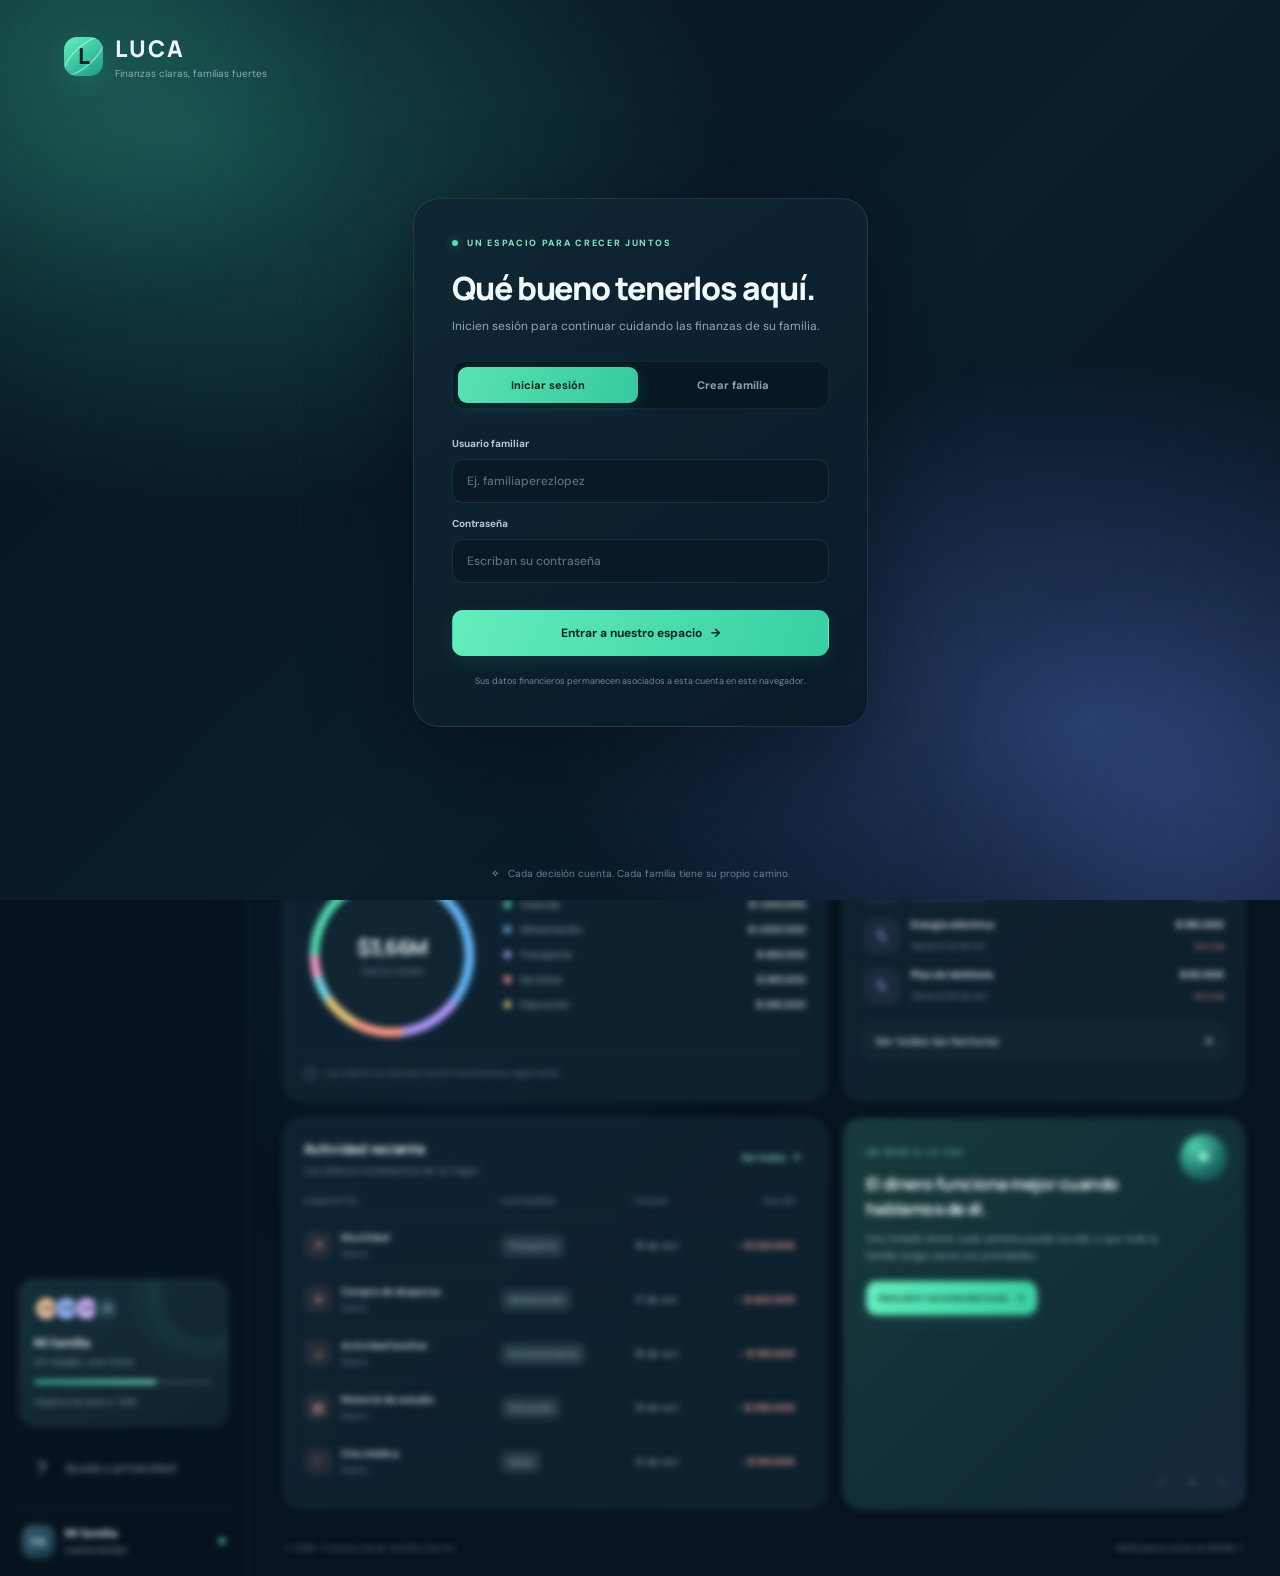
<file: index.html>
<!doctype html>
<html lang="es">
<head>
  <meta charset="UTF-8">
  <meta name="viewport" content="width=device-width, initial-scale=1.0">
  <meta name="theme-color" content="#071521">
  <title>LUCA — Finanzas claras, familias fuertes</title>
  <link rel="preconnect" href="https://fonts.googleapis.com">
  <link rel="preconnect" href="https://fonts.gstatic.com" crossorigin>
  <link href="https://fonts.googleapis.com/css2?family=DM+Sans:wght@400;500;600;700&family=Manrope:wght@400;500;600;700;800&display=swap" rel="stylesheet">
  <link rel="stylesheet" href="styles.css">
</head>
<body>
  <div class="ambient ambient-one"></div><div class="ambient ambient-two"></div>
  <div class="app-shell">
    <aside class="sidebar" id="sidebar">
      <a class="brand" href="#" aria-label="LUCA inicio">
        <span class="brand-mark"><span class="brand-orbit"></span><span class="brand-core">L</span></span>
        <span class="brand-copy"><strong>LUCA</strong><small>Finanzas en familia</small></span>
      </a>
      <div class="workspace-label">TU ESPACIO</div>
      <nav class="navigation" aria-label="Navegación principal">
        <button class="nav-item active" data-view="dashboard"><span class="nav-icon">◫</span>Resumen <span class="nav-active-dot"></span></button>
        <button class="nav-item" data-view="budget"><span class="nav-icon">◉</span>Presupuesto</button>
        <button class="nav-item" data-view="movements"><span class="nav-icon">⇄</span>Movimientos</button>
        <button class="nav-item" data-view="bills"><span class="nav-icon">▤</span>Facturas <span class="nav-count" id="billNavCount">0</span></button>
        <button class="nav-item" data-view="insights"><span class="nav-icon">✧</span>Recomendaciones</button>
        <button class="nav-item" data-view="goals"><span class="nav-icon">◎</span>Metas familiares</button>
      </nav>
      <div class="sidebar-bottom">
        <div class="family-card">
          <div class="family-avatars"><span>AD</span><span>EM</span><span>NS</span><span>+2</span></div>
          <strong id="sidebarFamilyName">Mi familia</strong>
          <p>Un equipo, una meta.</p>
          <div class="family-progress"><span></span></div>
          <small>Objetivo de ahorro · 68%</small>
        </div>
        <button class="nav-item help-button" data-view="help"><span class="nav-icon">?</span>Ayuda y privacidad</button>
        <div class="profile-row"><div class="profile-avatar">DQ</div><div class="profile-copy"><strong id="profileFamilyName">Mi familia</strong><small>Cuenta familiar</small></div><span class="online-dot"></span></div>
      </div>
    </aside>

    <main class="main-area">
      <header class="topbar">
        <button class="mobile-menu icon-button" id="mobileMenu" aria-label="Abrir menú">☰</button>
        <div class="breadcrumb"><span>LUCA</span><span class="crumb-slash">/</span><strong id="breadcrumbTitle">Resumen</strong></div>
        <div class="topbar-actions"><span class="demo-pill"><i></i> Datos de demostración</span><button class="icon-button notification-button" id="notificationButton" aria-label="Ver facturas próximas">♧<span></span></button><button class="primary-button top-add" id="quickAdd">＋ Nuevo movimiento</button><button class="logout-button" id="logoutButton" type="button" title="Cerrar sesión">↪ Cerrar sesión</button></div>
      </header>

      <section class="view active-view" id="view-dashboard">
        <div class="welcome-row">
          <div><div class="eyebrow"><span class="eyebrow-line"></span> TU TRANQUILIDAD EMPIEZA AQUÍ</div><h1 id="welcomeHeading">¡Bienvenidos a LUCA! <span class="wave">✳</span></h1><p class="subheading">Cada decisión cuenta. Miremos cómo va nuestro dinero.</p></div>
          <div class="period-picker"><span class="period-dot"></span><select id="monthFilter" aria-label="Seleccionar mes"><option value="2026-10">Octubre 2026</option><option value="2026-09">Septiembre 2026</option><option value="2026-08">Agosto 2026</option></select><span>⌄</span></div>
        </div>
        <article class="verse-card"><div class="verse-mark">“</div><div><span class="verse-label">UN PRINCIPIO PARA NUESTRO HOGAR</span><blockquote>Más vale tener poco, con temor del Señor, que muchas riquezas con grandes angustias.</blockquote><p>Proverbios 15:16</p></div></article>
        <div class="hero-card">
          <div class="hero-grid"></div><div class="hero-content">
            <div class="hero-top"><span class="hero-label"><span class="live-dot"></span> BALANCE DEL MES</span><span class="hero-chip">✦ Vista familiar</span></div>
            <div class="balance-amount" id="heroBalance">$ 2.845.000</div>
            <div class="balance-caption">Dinero restante después de los gastos registrados</div>
            <div class="hero-bottom"><div class="hero-stat"><span class="mini-stat-icon income-icon">↙</span><div><small>Ingresos del mes</small><strong id="heroIncome">$ 6.500.000</strong></div></div><div class="hero-divider"></div><div class="hero-stat"><span class="mini-stat-icon expense-icon">↗</span><div><small>Gastos del mes</small><strong id="heroExpenses">$ 3.655.000</strong></div></div><button class="hero-link" data-goto="movements">Ver movimientos <span>↗</span></button></div>
          </div><div class="hero-decoration"><div class="orb orb-a"></div><div class="orb orb-b"></div><div class="orb orb-c"></div><div class="orbit-ring ring-a"></div><div class="orbit-ring ring-b"></div><div class="hero-spark spark-a">✦</div><div class="hero-spark spark-b">✧</div></div>
        </div>
        <div class="metric-grid">
          <article class="metric-card"><div class="metric-top"><span class="metric-icon mint">↙</span><span class="metric-trend positive">+8,4%</span></div><p>Ingresos totales</p><strong id="metricIncome">$ 6.500.000</strong><small>En el periodo seleccionado</small><div class="mini-bars bars-income"><i></i><i></i><i></i><i></i><i></i><i></i><i></i><i></i><i></i><i></i><i></i><i></i></div></article>
          <article class="metric-card"><div class="metric-top"><span class="metric-icon coral">↗</span><span class="metric-trend neutral">Este mes</span></div><p>Gastos totales</p><strong id="metricExpenses">$ 3.655.000</strong><small>De todos los movimientos</small><div class="mini-bars bars-expense"><i></i><i></i><i></i><i></i><i></i><i></i><i></i><i></i><i></i><i></i><i></i><i></i></div></article>
          <article class="metric-card"><div class="metric-top"><span class="metric-icon blue">◉</span><span class="metric-trend positive" id="budgetTrend">64% usado</span></div><p>Presupuesto utilizado</p><strong id="metricBudget">$ 3.655.000</strong><small id="budgetSub">De $ 5.700.000 planeados</small><div class="metric-progress"><span id="budgetProgress"></span></div></article>
          <article class="metric-card"><div class="metric-top"><span class="metric-icon violet">▤</span><span class="metric-trend warning" id="billTrend">Por revisar</span></div><p>Facturas pendientes</p><strong id="metricBills">3 facturas</strong><small id="billSub">Próximos pagos del hogar</small><div class="bill-mini-dots"><i></i><i></i><i></i><i></i><i></i><i></i><i></i><i></i><i></i></div></article>
        </div>
        <div class="content-grid">
          <article class="panel spending-panel"><div class="panel-heading"><div><h2>¿A dónde va el dinero?</h2><p>Distribución de tus gastos por categoría</p></div><button class="text-button" data-goto="budget">Ver presupuesto <span>↗</span></button></div><div class="spending-content"><div class="donut-wrap"><div class="donut-chart" id="donutChart"><div class="donut-hole"><strong id="donutTotal">$3.65M</strong><span>Gastos totales</span></div></div></div><div class="legend-list" id="categoryLegend"></div></div><div class="panel-footnote"><span class="info-dot">i</span> Los valores se calculan con los movimientos registrados.</div></article>
          <article class="panel bills-panel"><div class="panel-heading"><div><h2>Próximos pagos</h2><p>Que ninguna fecha te tome por sorpresa</p></div><button class="round-arrow" data-goto="bills" aria-label="Ver facturas">↗</button></div><div id="upcomingBills" class="upcoming-list"></div><button class="outline-button full-button" data-goto="bills">Ver todas las facturas <span>→</span></button></article>
        </div>
        <div class="content-grid lower-grid">
          <article class="panel activity-panel"><div class="panel-heading"><div><h2>Actividad reciente</h2><p>Los últimos movimientos de tu hogar</p></div><button class="text-button" data-goto="movements">Ver todos <span>↗</span></button></div><div class="table-wrap"><table><thead><tr><th>CONCEPTO</th><th>CATEGORÍA</th><th>FECHA</th><th class="align-right">VALOR</th></tr></thead><tbody id="recentMovements"></tbody></table></div></article>
          <article class="panel insight-teaser"><div class="insight-orb">✦</div><div class="eyebrow">UN PASO A LA VEZ</div><h2>El dinero funciona mejor cuando hablamos de él.</h2><p id="teaserText">Una revisión breve cada semana puede ayudar a que toda la familia tenga claras sus prioridades.</p><button class="primary-button" data-goto="insights">Descubrir recomendaciones <span>→</span></button><div class="teaser-stars">✧　·　✦　·　✧</div></article>
        </div>
      </section>

      <section class="view" id="view-budget">
        <div class="page-heading"><div><div class="eyebrow"><span class="eyebrow-line"></span> PLANEAR PARA VIVIR CON CALMA</div><h1>Presupuesto familiar</h1><p class="subheading">Un plan realista empieza con conversaciones claras.</p></div><button class="primary-button" id="addBudgetButton">＋ Ajustar categoría</button></div>
        <div class="budget-summary-grid"><article class="summary-tile"><span>Presupuesto planeado</span><strong id="budgetTotalLarge">$ 5.700.000</strong><small>Tu objetivo para este mes</small></article><article class="summary-tile"><span>Gasto registrado</span><strong id="budgetSpentLarge">$ 3.655.000</strong><small>Lo que ha salido del presupuesto</small></article><article class="summary-tile"><span>Disponible</span><strong class="text-mint" id="budgetRemainingLarge">$ 2.045.000</strong><small>Para lo que queda del mes</small></article></div>
        <article class="panel budget-detail-panel"><div class="panel-heading"><div><h2>Tu plan por categorías</h2><p>Compara lo planeado con el gasto real</p></div><span class="soft-badge">Octubre 2026</span></div><div id="budgetCategories" class="budget-category-list"></div></article>
        <article class="gentle-note"><span class="note-icon">✧</span><div><strong>Un presupuesto es una guía, no una regla para juzgar.</strong><p>Las necesidades cambian. Revisen juntos las prioridades y ajusten los límites cuando sea necesario.</p></div></article>
      </section>

      <section class="view" id="view-movements">
        <div class="page-heading"><div><div class="eyebrow"><span class="eyebrow-line"></span> CADA PESO TIENE UNA HISTORIA</div><h1>Movimientos</h1><p class="subheading">Registra, revisa y entiende los ingresos y gastos del hogar.</p></div><button class="primary-button" id="addMovementButton">＋ Nuevo movimiento</button></div>
        <div class="movement-summary"><div><span>Ingresos</span><strong class="text-mint" id="movementIncome">$ 6.500.000</strong></div><div><span>Gastos</span><strong id="movementExpenses">$ 3.655.000</strong></div><div><span>Movimientos registrados</span><strong id="movementCount">8</strong></div></div>
        <article class="panel movement-panel"><div class="filter-row"><div class="search-box"><span>⌕</span><input id="movementSearch" type="search" placeholder="Buscar por concepto..." aria-label="Buscar movimientos"></div><select id="typeFilter" class="filter-select"><option value="all">Todos los tipos</option><option value="ingreso">Ingresos</option><option value="gasto">Gastos</option></select><select id="categoryFilter" class="filter-select"><option value="all">Todas las categorías</option></select></div><div class="table-wrap"><table class="full-table"><thead><tr><th>CONCEPTO</th><th>TIPO</th><th>CATEGORÍA</th><th>FECHA</th><th class="align-right">VALOR</th><th></th></tr></thead><tbody id="allMovements"></tbody></table></div><div class="empty-state hidden" id="movementEmpty">No encontramos movimientos con esos filtros.</div></article>
      </section>

      <section class="view" id="view-bills">
        <div class="page-heading"><div><div class="eyebrow"><span class="eyebrow-line"></span> ORGANIZACIÓN SIN SORPRESAS</div><h1>Facturas y pagos</h1><p class="subheading">Tener las fechas claras ayuda a planear con tranquilidad.</p></div><button class="primary-button" id="addBillButton">＋ Añadir factura</button></div>
        <div class="bill-summary-grid"><article class="summary-tile"><span>Pendiente por pagar</span><strong id="pendingAmount">$ 745.000</strong><small>Facturas aún sin marcar como pagadas</small></article><article class="summary-tile"><span>Pagadas</span><strong id="paidCount">2 facturas</strong><small>Compromisos completados</small></article><article class="summary-tile"><span>Próximo vencimiento</span><strong id="nextDue">20 oct.</strong><small id="nextDueName">Servicio de internet</small></article></div>
        <article class="panel"><div class="panel-heading"><div><h2>Tus facturas</h2><p>Marca una factura como pagada cuando esté lista</p></div><select class="filter-select" id="billFilter"><option value="all">Todos los estados</option><option value="pendiente">Pendientes</option><option value="pagada">Pagadas</option></select></div><div class="table-wrap"><table class="full-table"><thead><tr><th>FACTURA</th><th>VENCIMIENTO</th><th>ESTADO</th><th class="align-right">VALOR</th><th>ACCIÓN</th></tr></thead><tbody id="allBills"></tbody></table></div><div class="empty-state hidden" id="billEmpty">No hay facturas para mostrar.</div></article>
      </section>

      <section class="view" id="view-insights">
        <div class="page-heading"><div><div class="eyebrow"><span class="eyebrow-line"></span> APRENDER SIN CULPAR</div><h1>Ideas para avanzar juntos</h1><p class="subheading">Sugerencias transparentes, basadas en los datos que registra tu familia.</p></div><span class="soft-badge">Consejos educativos</span></div>
        <div class="insights-intro"><div class="insight-sun">✧</div><div><h2>Pequeños acuerdos, grandes cambios.</h2><p>Estas ideas no juzgan tus decisiones: te ayudan a encontrar el siguiente paso.</p></div></div><div id="insightsList" class="insights-grid"></div>
        <div class="conversation-card"><div class="conversation-icon">♡</div><div><span class="eyebrow">PREGUNTA PARA COMPARTIR</span><h2>¿Qué acuerdo sencillo podría ayudarnos a revisar el presupuesto cada mes?</h2><p>Escuchen todas las ideas antes de elegir un compromiso que funcione para el hogar.</p></div><button class="outline-button" id="newQuestion">Otra pregunta ↻</button></div>
      </section>

      <section class="view" id="view-goals">
        <div class="page-heading"><div><div class="eyebrow"><span class="eyebrow-line"></span> UN PROPÓSITO COMPARTIDO</div><h1>Metas familiares</h1><p class="subheading">Ahorrar también puede ser una forma de trabajar en equipo.</p></div><button class="primary-button" id="addGoalButton">＋ Nueva meta</button></div>
        <div id="goalsGrid" class="goals-grid"></div><div class="gentle-note"><span class="note-icon">♡</span><div><strong>Una meta debe adaptarse a la vida real.</strong><p>Consideren primero las necesidades esenciales y los ingresos variables antes de definir cuánto ahorrar.</p></div></div>
      </section>

      <section class="view" id="view-help">
        <div class="page-heading"><div><div class="eyebrow"><span class="eyebrow-line"></span> TRANSPARENCIA Y CUIDADO</div><h1>Ayuda y privacidad</h1><p class="subheading">Conoce cómo funciona LUCA y cómo cuidar tu información.</p></div></div>
        <div class="help-grid"><article class="panel help-card"><span class="help-icon">⌘</span><h2>Cómo empezar</h2><p>Registra ingresos y gastos desde Movimientos. Define límites en Presupuesto y agrega las facturas del hogar. El resumen se actualizará automáticamente.</p></article><article class="panel help-card"><span class="help-icon">◈</span><h2>¿Dónde se guardan los datos?</h2><p>Esta versión usa el almacenamiento local de este navegador. No sincroniza automáticamente entre dispositivos y borrar los datos del navegador puede eliminarlos.</p></article><article class="panel help-card"><span class="help-icon">♧</span><h2>Cuida tu privacidad</h2><p>Utiliza datos ficticios para demostraciones. No ingreses contraseñas bancarias, números de cuenta ni facturas con datos personales sensibles.</p></article><article class="panel help-card"><span class="help-icon">✧</span><h2>Una herramienta educativa</h2><p>LUCA ayuda a organizar información y conversar sobre prioridades. No reemplaza asesoría financiera, psicológica ni familiar profesional.</p></article></div>
        <article class="panel data-tools"><div><h2>Datos de esta demostración</h2><p>Exporta una copia en JSON o reinicia el espacio de prueba.</p></div><div class="data-buttons"><button class="outline-button" id="exportData">↓ Exportar datos</button><button class="danger-button" id="resetData">Reiniciar demo</button></div></article>
      </section>

      <footer class="app-footer"><span>✧ LUCA <span class="footer-muted">· Finanzas claras, familias fuertes</span></span><span>Hecho para crecer en familia <span class="footer-heart">♡</span></span></footer>
    </main>
  </div>

  <section class="auth-screen" id="authScreen" aria-label="Acceso a LUCA">
    <div class="auth-glow auth-glow-one"></div><div class="auth-glow auth-glow-two"></div>
    <div class="auth-brand"><span class="brand-mark"><span class="brand-orbit"></span><span class="brand-core">L</span></span><span><strong>LUCA</strong><small>Finanzas claras, familias fuertes</small></span></div>
    <div class="auth-card">
      <div class="auth-kicker"><span class="live-dot"></span> UN ESPACIO PARA CRECER JUNTOS</div>
      <div class="auth-heading"><h1 id="authTitle">Qué bueno tenerlos aquí.</h1><p id="authSubtitle">Inicien sesión para continuar cuidando las finanzas de su familia.</p></div>
      <div class="auth-tabs"><button type="button" class="auth-tab active" id="showLogin">Iniciar sesión</button><button type="button" class="auth-tab" id="showRegister">Crear familia</button></div>
      <form id="loginForm" class="auth-form">
        <label for="loginUser">Usuario familiar</label><input id="loginUser" name="username" autocomplete="username" placeholder="Ej. familiaperezlopez" required>
        <label for="loginPassword">Contraseña</label><input id="loginPassword" name="password" type="password" autocomplete="current-password" placeholder="Escriban su contraseña" required>
        <div class="auth-error" id="loginError" role="alert"></div><button class="primary-button auth-submit" type="submit">Entrar a nuestro espacio <span>→</span></button>
        <p class="auth-footnote">Sus datos financieros permanecen asociados a esta cuenta en este navegador.</p>
      </form>
      <form id="registerForm" class="auth-form hidden">
        <label for="familyLastNames">Apellidos de la familia</label><input id="familyLastNames" name="lastNames" maxlength="70" placeholder="Ej. Pérez López" required>
        <label for="registerUser">Crear nombre de usuario</label><input id="registerUser" name="username" minlength="3" maxlength="30" autocomplete="username" placeholder="Ej. familiaperezlopez" required>
        <label for="registerPassword">Crear contraseña</label><input id="registerPassword" name="password" type="password" minlength="6" autocomplete="new-password" placeholder="Mínimo 6 caracteres" required>
        <label for="registerPasswordConfirm">Confirmar contraseña</label><input id="registerPasswordConfirm" name="passwordConfirm" type="password" minlength="6" autocomplete="new-password" placeholder="Repitan la contraseña" required>
        <div class="setup-divider"><span>PRIMEROS DATOS DE SU HOGAR</span><small>Los pueden cambiar después.</small></div>
        <label for="setupSalary">Sueldo mensual principal (COP)</label><input id="setupSalary" name="salary" type="number" min="0" step="1000" placeholder="Ej. 2500000" required>
        <label for="setupOtherIncome">Otros ingresos mensuales (COP)</label><input id="setupOtherIncome" name="otherIncome" type="number" min="0" step="1000" placeholder="Si no tienen, escriban 0" value="0" required>
        <label for="setupBudget">Presupuesto mensual total (COP)</label><input id="setupBudget" name="budgetTotal" type="number" min="0" step="1000" placeholder="Ej. 2200000" required>
        <label for="setupSavings">Meta de ahorro mensual (COP)</label><input id="setupSavings" name="savingsGoal" type="number" min="0" step="1000" placeholder="Ej. 200000" value="0" required>
        <div class="auth-error" id="registerError" role="alert"></div><button class="primary-button auth-submit" type="submit">Crear nuestro espacio <span>→</span></button>
        <p class="auth-footnote">La cuenta y los datos se guardan en este navegador. No se sincronizan entre dispositivos.</p>
      </form>
    </div>
    <div class="auth-bottom"><span>✧</span> Cada decisión cuenta. Cada familia tiene su propio camino.</div>
  </section>
  <div class="modal-backdrop hidden" id="modalBackdrop">
    <section class="modal" role="dialog" aria-modal="true" aria-labelledby="modalTitle"><div class="modal-head"><div><span class="eyebrow"><span class="eyebrow-line"></span> ESPACIO FAMILIAR</span><h2 id="modalTitle">Nuevo movimiento</h2></div><button class="icon-button modal-close" id="modalClose" aria-label="Cerrar">×</button></div><form id="entryForm"><div id="modalFields" class="modal-fields"></div><div class="modal-actions"><button type="button" class="outline-button" id="modalCancel">Cancelar</button><button type="submit" class="primary-button">Guardar cambios <span>→</span></button></div></form></section>
  </div>
  <div class="toast" id="toast" role="status"></div>
  <script src="js.js"></script>
</body>
</html>
</file>
<file: styles.css>
:root {
  --bg:#07131e; --bg-soft:#0b1b29; --panel:rgba(15,32,46,.84); --panel-solid:#102333;
  --line:rgba(180,213,228,.105); --text:#f1f7f8; --muted:#8da4b3; --muted2:#607988;
  --mint:#55e0b2; --mint-dark:#1da981; --blue:#67b8ff; --coral:#ff907f; --violet:#b9a0ff;
  --font:'DM Sans',sans-serif; --display:'Manrope',sans-serif; --radius:22px;
}
*{box-sizing:border-box} html{scroll-behavior:smooth} body{margin:0;background:var(--bg);color:var(--text);font-family:var(--font);font-size:14px;min-height:100vh;overflow-x:hidden}
button,input,select{font:inherit} button{cursor:pointer} button:focus-visible,input:focus-visible,select:focus-visible{outline:2px solid var(--mint);outline-offset:3px}
.ambient{position:fixed;pointer-events:none;z-index:-1;filter:blur(90px);opacity:.13;border-radius:50%}.ambient-one{width:480px;height:480px;background:#087f68;top:-220px;right:5%}.ambient-two{width:420px;height:420px;background:#225ba2;bottom:-250px;left:20%}
.app-shell{display:flex;min-height:100vh}.sidebar{width:248px;flex:0 0 248px;position:fixed;inset:0 auto 0 0;z-index:20;background:rgba(7,20,31,.93);backdrop-filter:blur(24px);border-right:1px solid var(--line);padding:27px 17px 18px;display:flex;flex-direction:column}
.brand{display:flex;align-items:center;gap:12px;text-decoration:none;color:var(--text);padding:0 8px 35px}.brand-mark{height:39px;width:39px;border-radius:13px;display:grid;place-items:center;position:relative;background:linear-gradient(145deg,#65f0c0,#1b9c83);box-shadow:0 7px 26px #27c99a30;overflow:hidden}.brand-core{font-family:var(--display);font-weight:800;font-size:22px;color:#06251f;z-index:1}.brand-orbit{position:absolute;width:52px;height:20px;border:1px solid #e1fff0a8;border-radius:50%;transform:rotate(-43deg)}.brand-copy{display:flex;flex-direction:column;gap:2px}.brand-copy strong{font:800 21px var(--display);letter-spacing:2px}.brand-copy small{font-size:10px;color:var(--muted);letter-spacing:.25px}
.workspace-label{font-size:9px;font-weight:700;letter-spacing:1.8px;color:#5d7786;padding:0 13px 13px}.navigation{display:flex;flex-direction:column;gap:5px}.nav-item{position:relative;display:flex;align-items:center;gap:13px;width:100%;border:1px solid transparent;border-radius:12px;background:transparent;color:#8da4b3;padding:12px 13px;text-align:left;font-size:12px;transition:background .25s,color .25s,border-color .25s,transform .25s}.nav-item:hover{background:#102636;color:#eaf8f5;transform:translateX(2px)}.nav-item.active{background:linear-gradient(100deg,#183c3b,#122b35);border-color:#4ddbb426;color:#75edc5;box-shadow:inset 3px 0 #50dfb2}.nav-icon{font-size:19px;width:21px;text-align:center;color:currentColor}.nav-active-dot{margin-left:auto;width:5px;height:5px;background:var(--mint);border-radius:50%;box-shadow:0 0 12px var(--mint)}.nav-count{margin-left:auto;font-size:10px;background:#233b49;padding:3px 7px;border-radius:7px;color:#b7cbd4}.sidebar-bottom{margin-top:auto}.family-card{margin:0 2px 17px;padding:16px 14px;border:1px solid #b0e9db15;border-radius:16px;background:linear-gradient(145deg,#132f39,#10222f);position:relative;overflow:hidden}.family-card:after{content:"";position:absolute;right:-25px;top:-32px;width:90px;height:90px;border:1px solid #70e8c318;border-radius:50%;box-shadow:0 0 0 15px #70e8c308,0 0 0 30px #70e8c305}.family-avatars{display:flex;margin-bottom:12px}.family-avatars span{height:25px;width:25px;border-radius:50%;display:grid;place-items:center;font-size:8px;font-weight:700;color:#0b2725;background:#75dfbf;border:2px solid #132f39;margin-left:-5px}.family-avatars span:first-child{margin-left:0;background:#f2c49d}.family-avatars span:nth-child(2){background:#9bbdff}.family-avatars span:nth-child(3){background:#d4b4ff}.family-avatars span:last-child{background:#244653;color:#c2d7df}.family-card strong{font-size:12px}.family-card p{margin:4px 0 12px;font-size:10px;color:var(--muted)}.family-progress{height:4px;border-radius:10px;background:#29444d;overflow:hidden;margin-bottom:7px}.family-progress span{display:block;width:68%;height:100%;background:linear-gradient(90deg,#35bd99,#7ef2c9);border-radius:10px}.family-card small{font-size:9px;color:#8ba7b4}.help-button{margin-bottom:13px}.profile-row{border-top:1px solid var(--line);padding:17px 5px 0;display:flex;align-items:center;gap:10px}.profile-avatar{height:33px;width:33px;border-radius:11px;display:grid;place-items:center;background:linear-gradient(135deg,#355a6b,#193c4b);color:#bce9e0;font-size:10px;font-weight:700}.profile-copy{display:flex;flex-direction:column;gap:4px;min-width:0}.profile-copy strong{font-size:11px}.profile-copy small{font-size:9px;color:var(--muted);white-space:nowrap}.online-dot{height:6px;width:6px;border-radius:50%;background:var(--mint);margin-left:auto}
.main-area{margin-left:248px;width:calc(100% - 248px);min-width:0;padding:0 35px;max-width:1800px}.topbar{height:78px;border-bottom:1px solid var(--line);display:flex;align-items:center;justify-content:space-between;gap:15px}.breadcrumb{display:flex;align-items:center;gap:10px;font-size:11px;color:#6f8998}.breadcrumb strong{color:#dce8ec;font-weight:600}.crumb-slash{color:#38505e}.topbar-actions{display:flex;align-items:center;gap:12px}.demo-pill{font-size:10px;color:#a7c3cb;padding:8px 11px;border:1px solid #8db5c51b;background:#0e2330;border-radius:30px;display:flex;align-items:center;gap:7px}.demo-pill i,.live-dot{height:6px;width:6px;display:inline-block;border-radius:50%;background:var(--mint);box-shadow:0 0 9px #55e0b277}.icon-button{border:1px solid var(--line);background:#102332;color:#b2c6cf;width:36px;height:36px;border-radius:11px;font-size:17px;display:grid;place-items:center;transition:.2s}.icon-button:hover{border-color:#55e0b255;color:var(--mint);background:#15303c}.notification-button{position:relative}.notification-button span{position:absolute;width:5px;height:5px;top:8px;right:8px;background:var(--coral);border-radius:50%}.primary-button,.outline-button,.danger-button{border-radius:11px;padding:11px 15px;font-size:11px;font-weight:700;display:inline-flex;align-items:center;justify-content:center;gap:9px;transition:transform .2s,box-shadow .2s,background .2s;border:1px solid transparent;white-space:nowrap}.primary-button{background:linear-gradient(110deg,#63edbd,#38cfa3);color:#06271f;box-shadow:0 5px 18px #42d5a51c}.primary-button:hover{transform:translateY(-2px);box-shadow:0 9px 25px #42d5a532}.outline-button{background:#102432;border-color:#c2dce21a;color:#c0d2d9}.outline-button:hover{border-color:#56dcb75a;color:var(--mint)}.danger-button{background:#42232b;border-color:#ff887f25;color:#ffaaa1}.danger-button:hover{background:#572933}.text-button{border:0;background:none;color:#8bdcc3;font-size:10px;font-weight:600;padding:7px}.text-button span{margin-left:5px}.round-arrow{border:1px solid #b5d6df20;background:#122b39;color:#8de4c7;width:31px;height:31px;border-radius:10px}
.view{display:none;padding-top:30px;animation:viewIn .45s cubic-bezier(.2,.8,.2,1) both}.view.active-view{display:block}@keyframes viewIn{from{opacity:0;transform:translateY(9px)}to{opacity:1;transform:translateY(0)}}.welcome-row,.page-heading{display:flex;align-items:center;justify-content:space-between;gap:18px;margin-bottom:23px}.eyebrow{font-size:9px;letter-spacing:1.55px;color:#69c9ad;font-weight:700;display:flex;align-items:center;gap:8px}.eyebrow-line{display:inline-block;width:17px;height:1px;background:#55e0b2}.welcome-row h1,.page-heading h1{font:700 clamp(24px,2.2vw,32px) var(--display);letter-spacing:-1.2px;margin:9px 0 7px}.wave{font-size:22px;color:#74e9c0;display:inline-block;animation:waveGlow 3s ease-in-out infinite}@keyframes waveGlow{0%,100%{opacity:.7;transform:rotate(0)}50%{opacity:1;transform:rotate(20deg)}}.subheading{color:#8fa7b4;margin:0;font-size:12px;line-height:1.6}.period-picker{border:1px solid #c4dce31a;background:#102432;border-radius:11px;padding:10px 12px;display:flex;align-items:center;gap:9px;color:#829ba8;font-size:10px;white-space:nowrap}.period-picker select{appearance:none;background:transparent;border:0;color:#cbdce1;outline:none;cursor:pointer;font-size:10px}.period-picker option,.filter-select option{background:#102432;color:#eff7f7}.period-dot{height:7px;width:7px;border-radius:50%;background:var(--mint)}
.hero-card{position:relative;min-height:215px;overflow:hidden;border:1px solid #7ee9ca24;border-radius:23px;background:linear-gradient(112deg,#123d3c 0%,#10403e 37%,#153447 74%,#122738 100%);box-shadow:0 18px 50px #00000012}.hero-grid{position:absolute;inset:0;opacity:.15;background-image:linear-gradient(#9cebd515 1px,transparent 1px),linear-gradient(90deg,#9cebd515 1px,transparent 1px);background-size:32px 32px;mask-image:linear-gradient(90deg,black,transparent 78%)}.hero-content{position:relative;z-index:2;padding:24px 28px}.hero-top{display:flex;justify-content:space-between;align-items:center;max-width:620px}.hero-label{font-size:9px;letter-spacing:1.6px;color:#b0d6ce;display:flex;align-items:center;gap:8px}.hero-chip{font-size:9px;border:1px solid #a3e7d31f;background:#d5fff008;color:#b2ddd2;padding:7px 10px;border-radius:20px}.balance-amount{font:700 clamp(31px,3.5vw,44px) var(--display);letter-spacing:-1.5px;margin-top:17px;animation:balanceReveal .8s ease both}.balance-caption{font-size:10px;color:#a1c7c2;margin-top:5px}.hero-bottom{display:flex;align-items:center;gap:18px;margin-top:24px}.hero-stat{display:flex;align-items:center;gap:10px}.mini-stat-icon{height:30px;width:30px;border-radius:10px;display:grid;place-items:center;font-size:16px}.income-icon{background:#65e6b81c;color:#6be8bc}.expense-icon{background:#ffac9b19;color:#ffad9c}.hero-stat div{display:flex;flex-direction:column;gap:5px}.hero-stat small{font-size:9px;color:#9dc3bd}.hero-stat strong{font-size:12px;font-weight:700}.hero-divider{height:28px;width:1px;background:#b8eee52b}.hero-link{margin-left:12px;border:0;background:transparent;color:#91e8ce;font-size:10px;white-space:nowrap}.hero-link span{margin-left:5px}.hero-decoration{position:absolute;right:5%;top:0;width:280px;height:100%;pointer-events:none}.orb{position:absolute;border-radius:50%;filter:drop-shadow(0 0 25px #61e8c425)}.orb-a{width:98px;height:98px;right:60px;top:53px;background:radial-gradient(circle at 30% 25%,#a3ffe1,#36cda5 35%,#167a75 70%,#0d4c53);box-shadow:inset -10px -13px 25px #073f48a6,inset 4px 5px 15px #e4fff65c,0 0 45px #42dbb82e;animation:floatOrb 6s ease-in-out infinite}.orb-b{width:25px;height:25px;right:190px;top:43px;background:radial-gradient(circle at 30% 30%,#e6fff4,#58c9bd 65%,#2a7e83);animation:floatOrb 5s ease-in-out infinite reverse}.orb-c{width:13px;height:13px;right:48px;top:151px;background:#a5ffe3;box-shadow:0 0 22px #78ffcf;animation:floatOrb 4s ease-in-out infinite}.orbit-ring{position:absolute;border:1px solid #a6ffe330;border-radius:50%;transform:rotate(-22deg)}.ring-a{width:225px;height:80px;right:4px;top:61px}.ring-b{width:200px;height:110px;right:18px;top:44px;transform:rotate(48deg);border-color:#b1dfff20}.hero-spark{position:absolute;color:#b1ffe7}.spark-a{right:40px;top:43px;font-size:17px;animation:sparkle 3s infinite}.spark-b{right:205px;top:145px;font-size:22px;animation:sparkle 4s infinite reverse}@keyframes floatOrb{0%,100%{transform:translateY(0)}50%{transform:translateY(-9px)}}@keyframes sparkle{0%,100%{opacity:.35;transform:scale(.8)}50%{opacity:1;transform:scale(1.15)}}@keyframes balanceReveal{from{opacity:0;transform:translateY(8px)}to{opacity:1;transform:translateY(0)}}
.metric-grid{display:grid;grid-template-columns:repeat(4,minmax(0,1fr));gap:14px;margin-top:17px}.metric-card{background:linear-gradient(145deg,#112636d9,#0d202d);border:1px solid var(--line);border-radius:17px;padding:17px 17px 14px;min-width:0;position:relative;overflow:hidden;transition:transform .25s,border-color .25s}.metric-card:hover{transform:translateY(-3px);border-color:#8ae7ce27}.metric-top{display:flex;align-items:center;justify-content:space-between}.metric-icon{height:32px;width:32px;border-radius:10px;display:grid;place-items:center;font-size:17px}.mint{background:#58e0b31a;color:#6de8be}.coral{background:#ff96801b;color:#ff9d8a}.blue{background:#66b6ff1c;color:#83c5ff}.violet{background:#b59aff1b;color:#c1a9ff}.metric-trend{font-size:9px;padding:5px 7px;border-radius:7px}.positive{color:#70e7bc;background:#3dd3a314}.neutral{color:#a5bdc9;background:#8ca9b714}.warning{color:#ffd09a;background:#ffbe7b14}.metric-card p{font-size:10px;color:#9ab0bb;margin:15px 0 5px}.metric-card>strong{font:700 clamp(17px,1.6vw,22px) var(--display);letter-spacing:-.5px;white-space:nowrap}.metric-card>small{display:block;color:#668291;font-size:9px;margin-top:6px;white-space:nowrap;overflow:hidden;text-overflow:ellipsis}.mini-bars{display:flex;align-items:end;gap:4px;height:18px;margin-top:13px}.mini-bars i{flex:1;border-radius:4px 4px 1px 1px;opacity:.8}.bars-income i{background:#42d2a4}.bars-expense i{background:#ef907d}.mini-bars i:nth-child(1){height:35%}.mini-bars i:nth-child(2){height:50%}.mini-bars i:nth-child(3){height:42%}.mini-bars i:nth-child(4){height:68%}.mini-bars i:nth-child(5){height:47%}.mini-bars i:nth-child(6){height:78%}.mini-bars i:nth-child(7){height:57%}.mini-bars i:nth-child(8){height:90%}.mini-bars i:nth-child(9){height:63%}.mini-bars i:nth-child(10){height:73%}.mini-bars i:nth-child(11){height:55%}.mini-bars i:nth-child(12){height:100%}.metric-progress{height:4px;border-radius:8px;background:#29414e;margin-top:18px;overflow:hidden}.metric-progress span{height:100%;width:64%;display:block;background:linear-gradient(90deg,#48cda5,#87f1ce);border-radius:8px;transition:width .7s}.bill-mini-dots{display:flex;gap:5px;margin-top:17px}.bill-mini-dots i{height:5px;width:5px;border-radius:50%;background:#b39aff}.bill-mini-dots i:nth-child(n+4){opacity:.22}
.content-grid{display:grid;grid-template-columns:minmax(0,1.15fr) minmax(0,.85fr);gap:16px;margin-top:17px}.panel{background:linear-gradient(145deg,#102433e8,#0d202d);border:1px solid var(--line);border-radius:19px;padding:20px;min-width:0}.panel-heading{display:flex;justify-content:space-between;align-items:center;gap:10px;margin-bottom:19px}.panel-heading h2,.help-card h2,.data-tools h2{font:700 14px var(--display);margin:0 0 6px;letter-spacing:-.25px}.panel-heading p,.data-tools p{font-size:10px;color:#7893a2;margin:0}.spending-content{display:flex;align-items:center;justify-content:space-around;gap:25px;min-height:174px}.donut-wrap{width:175px;max-width:45%;display:grid;place-items:center}.donut-chart{width:164px;height:164px;border-radius:50%;display:grid;place-items:center;position:relative;background:conic-gradient(#52dcb0 0 35%,#64b9ff 35% 57%,#b29aff 57% 74%,#ff9a85 74% 89%,#e9c978 89% 100%);transform:rotate(-90deg);transition:background .5s}.donut-chart:before{content:"";position:absolute;inset:9px;border-radius:50%;background:#102431}.donut-hole{z-index:1;display:flex;align-items:center;flex-direction:column;transform:rotate(90deg);gap:4px}.donut-hole strong{font:700 21px var(--display);letter-spacing:-.7px}.donut-hole span{font-size:9px;color:#7895a4}.legend-list{display:flex;flex-direction:column;gap:12px;flex:1;min-width:0}.legend-item{display:grid;grid-template-columns:8px minmax(0,1fr) auto;align-items:center;gap:8px;font-size:10px}.legend-dot{height:7px;width:7px;border-radius:3px}.legend-name{color:#9eb3bd;overflow:hidden;text-overflow:ellipsis;white-space:nowrap}.legend-value{font-weight:600;color:#e2edf0;white-space:nowrap}.panel-footnote{display:flex;align-items:center;gap:7px;padding-top:14px;margin-top:10px;border-top:1px solid var(--line);font-size:9px;color:#668392}.info-dot{border:1px solid #638292;border-radius:50%;width:13px;height:13px;display:grid;place-items:center;font-size:8px}.upcoming-list{display:flex;flex-direction:column;gap:14px}.upcoming-item{display:flex;align-items:center;gap:11px}.bill-icon{height:36px;width:36px;border-radius:11px;background:#b29aff14;color:#c3afff;display:grid;place-items:center;font-size:17px;flex-shrink:0}.bill-info{flex:1;min-width:0}.bill-info strong{font-size:10px;display:block;margin-bottom:4px}.bill-info small{font-size:9px;color:#7893a1}.bill-value{text-align:right;white-space:nowrap}.bill-value strong{display:block;font-size:10px;margin-bottom:4px}.due-label{font-size:8px;color:#ffc58b}.due-label.soon{color:#ff968b}.full-button{width:100%;margin-top:19px;padding:10px}.full-button span{margin-left:auto}.lower-grid{margin-bottom:15px}.activity-panel{overflow:hidden}.table-wrap{overflow-x:auto;width:100%}table{border-collapse:collapse;width:100%;text-align:left;white-space:nowrap}th{font-size:8px;letter-spacing:1px;color:#688594;font-weight:700;padding:0 11px 12px}td{padding:12px 11px;border-top:1px solid #9fc6d00c;font-size:10px;color:#a7bbc4}td:first-child{padding-left:0}th:first-child{padding-left:0}.align-right{text-align:right}.movement-name{display:flex;align-items:center;gap:9px}.movement-icon{height:28px;width:28px;border-radius:9px;display:grid;place-items:center;font-size:13px;flex-shrink:0}.movement-name strong{display:block;color:#dce8ec;font-size:10px;font-weight:600}.movement-name small{display:block;font-size:9px;color:#6e8a99;margin-top:4px}.category-pill{font-size:9px;color:#a2b9c4;background:#243b48;padding:5px 8px;border-radius:7px}.amount-positive{color:#69e1b8;font-weight:700}.amount-negative{color:#ffab9a;font-weight:600}.insight-teaser{position:relative;overflow:hidden;background:linear-gradient(135deg,#183b3a,#102b36 68%,#17283a);border-color:#78e7c51c;padding:22px}.insight-orb{position:absolute;right:17px;top:15px;width:47px;height:47px;border-radius:50%;display:grid;place-items:center;font-size:23px;color:#9bffda;background:radial-gradient(circle at 30% 25%,#4dcfa7,#145d5c 70%);box-shadow:0 0 30px #48d9a71d}.insight-teaser .eyebrow{margin-top:6px;font-size:8px}.insight-teaser h2{font:700 17px/1.45 var(--display);letter-spacing:-.45px;max-width:280px;margin:15px 0 9px}.insight-teaser p{font-size:10px;line-height:1.7;color:#9bb9bd;max-width:310px;margin:0 0 17px}.insight-teaser .primary-button{font-size:9px;padding:10px 12px}.teaser-stars{position:absolute;right:18px;bottom:18px;color:#77dcb8;opacity:.55;font-size:10px}
.app-footer{border-top:1px solid var(--line);display:flex;justify-content:space-between;gap:12px;padding:17px 0 22px;color:#6b8796;font-size:9px}.footer-muted{color:#4f6d7b}.footer-heart{color:#68dcb5}
.page-heading{margin-bottom:25px}.page-heading h1{margin-top:10px}.soft-badge{border:1px solid #70dcb626;background:#5bdcb40d;border-radius:20px;padding:8px 11px;font-size:9px;color:#85dfc3;white-space:nowrap}.budget-summary-grid,.bill-summary-grid{display:grid;grid-template-columns:repeat(3,minmax(0,1fr));gap:14px;margin-bottom:17px}.summary-tile{padding:20px;border-radius:16px;background:linear-gradient(135deg,#112b39,#102230);border:1px solid var(--line);display:flex;flex-direction:column;gap:9px}.summary-tile span{font-size:10px;color:#91a9b5}.summary-tile strong{font:700 clamp(20px,2vw,27px) var(--display);letter-spacing:-.7px}.summary-tile small{font-size:9px;color:#6c8998}.text-mint{color:var(--mint)!important}.budget-detail-panel{margin-bottom:17px}.budget-category-list{display:flex;flex-direction:column;gap:21px}.budget-category{display:grid;grid-template-columns:minmax(130px,1.1fr) minmax(140px,2fr) minmax(130px,1fr);align-items:center;gap:18px}.budget-cat-name{display:flex;align-items:center;gap:10px}.category-symbol{height:35px;width:35px;display:grid;place-items:center;border-radius:11px;font-size:16px}.budget-cat-name strong{display:block;font-size:11px}.budget-cat-name small{display:block;color:#7793a0;font-size:9px;margin-top:4px}.budget-bar-area{min-width:0}.budget-bar-top{display:flex;justify-content:space-between;gap:8px;font-size:9px;color:#8ea8b5;margin-bottom:8px}.budget-bar{height:7px;border-radius:10px;background:#263d49;overflow:hidden}.budget-bar span{display:block;height:100%;border-radius:10px;transition:width .8s cubic-bezier(.2,.8,.2,1)}.budget-amount{text-align:right}.budget-amount strong{display:block;font-size:11px}.budget-amount small{font-size:9px;color:#6d8998;display:block;margin-top:4px}.gentle-note{display:flex;gap:13px;padding:18px 20px;border:1px solid #6ad8b31a;border-radius:15px;background:#10312e55;margin-bottom:20px}.note-icon{width:30px;height:30px;display:grid;place-items:center;flex-shrink:0;border-radius:10px;background:#54dcb51a;color:#7be8c5;font-size:18px}.gentle-note strong{font-size:11px}.gentle-note p{margin:5px 0 0;color:#8ba9b4;font-size:10px;line-height:1.6}
.movement-summary{display:flex;gap:0;margin-bottom:17px;padding:16px 20px;background:#102431;border:1px solid var(--line);border-radius:15px}.movement-summary>div{flex:1;display:flex;flex-direction:column;gap:7px;padding:0 22px;border-right:1px solid var(--line)}.movement-summary>div:first-child{padding-left:0}.movement-summary>div:last-child{border:0}.movement-summary span{font-size:10px;color:#8ba4b0}.movement-summary strong{font:700 18px var(--display)}.filter-row{display:flex;align-items:center;gap:10px;margin-bottom:19px}.search-box{flex:1;display:flex;align-items:center;gap:9px;padding:0 12px;border:1px solid #a9cdd51a;border-radius:10px;background:#0b1d29;min-width:120px}.search-box span{font-size:20px;color:#6e929e}.search-box input{width:100%;min-width:0;background:transparent;border:0;outline:0;color:#dbe8ec;padding:11px 0;font-size:10px}.search-box input::placeholder{color:#5f7b89}.filter-select{appearance:none;border:1px solid #a9cdd51a;border-radius:10px;background:#102432;color:#afc4cd;padding:11px 28px 11px 12px;font-size:10px;max-width:180px}.action-cell{display:flex;gap:6px;justify-content:flex-end}.tiny-action{border:1px solid #a5c8d31b;background:#142d3a;color:#8eabb7;border-radius:7px;padding:6px 8px;font-size:9px}.tiny-action:hover{color:var(--mint);border-color:#55e0b24d}.tiny-action.delete:hover{color:#ff9d91;border-color:#ff9d914a}.empty-state{padding:28px;text-align:center;color:#7994a1;font-size:11px}.hidden{display:none!important}
.bill-summary-grid .summary-tile:first-child{background:linear-gradient(135deg,#163a39,#112b36)}.bill-status{display:inline-flex;align-items:center;gap:6px;font-size:9px;padding:6px 8px;border-radius:7px}.bill-status:before{content:"";height:5px;width:5px;border-radius:50%;background:currentColor}.status-pending{color:#ffc68e;background:#ffc68e12}.status-paid{color:#68dfb5;background:#68dfb512}.bill-action{font-size:9px;padding:7px 9px;border:1px solid #6bdfb62c;border-radius:8px;background:#4ed6aa0b;color:#78e4bf}.bill-action:hover{background:#4ed6aa19}.bill-action.undo{color:#9bb4c0;border-color:#9bb4c01d;background:transparent}
.insights-intro{display:flex;align-items:center;gap:17px;padding:22px;border-radius:18px;border:1px solid #5fdfb31d;background:linear-gradient(105deg,#153a38,#112a35);margin-bottom:18px}.insight-sun{height:54px;width:54px;border-radius:17px;display:grid;place-items:center;font-size:27px;color:#a5ffdc;background:radial-gradient(circle at 35% 30%,#50d5aa,#165b58);box-shadow:0 0 25px #5bdfb01a;flex-shrink:0}.insights-intro h2{font:700 17px var(--display);margin:0 0 7px}.insights-intro p{font-size:10px;color:#a0b9bf;margin:0}.insights-grid{display:grid;grid-template-columns:repeat(2,minmax(0,1fr));gap:14px}.insight-card{padding:20px;border-radius:17px;border:1px solid var(--line);background:linear-gradient(145deg,#112635,#0e202c);animation:viewIn .5s both}.insight-card-top{display:flex;align-items:center;gap:10px;margin-bottom:14px}.insight-card-icon{height:35px;width:35px;border-radius:11px;display:grid;place-items:center;font-size:17px}.insight-tag{font-size:8px;color:#83dcbf;letter-spacing:.8px;text-transform:uppercase}.insight-card h3{font:700 13px var(--display);margin:0 0 8px}.insight-card p{font-size:10px;line-height:1.7;color:#91a9b4;margin:0}.insight-action{border-top:1px solid var(--line);margin-top:15px;padding-top:13px;color:#8be2c5;font-size:10px;line-height:1.6}.conversation-card{display:flex;align-items:center;gap:17px;padding:22px;border-radius:18px;background:linear-gradient(110deg,#1b343f,#142837);border:1px solid #a7d5dd15;margin-top:17px}.conversation-icon{height:45px;width:45px;flex-shrink:0;border-radius:14px;display:grid;place-items:center;background:#ff9eae13;color:#ffa6b6;font-size:24px}.conversation-card>div:nth-child(2){flex:1}.conversation-card h2{font:700 14px/1.5 var(--display);margin:8px 0}.conversation-card p{font-size:10px;color:#8fa9b4;margin:0;line-height:1.6}
.goals-grid{display:grid;grid-template-columns:repeat(3,minmax(0,1fr));gap:15px;margin-bottom:18px}.goal-card{border:1px solid var(--line);border-radius:18px;background:linear-gradient(145deg,#112837,#0e202c);padding:20px;position:relative;overflow:hidden}.goal-card:after{content:"";position:absolute;right:-38px;top:-43px;width:110px;height:110px;border-radius:50%;border:1px solid #7be8c40c;box-shadow:0 0 0 15px #7be8c406,0 0 0 30px #7be8c404}.goal-icon{height:43px;width:43px;display:grid;place-items:center;border-radius:14px;font-size:20px;margin-bottom:18px}.goal-card h3{font:700 13px var(--display);margin:0 0 7px}.goal-card p{font-size:10px;color:#7894a1;margin:0 0 17px}.goal-numbers{display:flex;align-items:baseline;gap:5px;margin-bottom:9px}.goal-numbers strong{font:700 20px var(--display)}.goal-numbers span{font-size:10px;color:#7c98a5}.goal-progress{height:6px;border-radius:10px;background:#2b424d;overflow:hidden}.goal-progress span{height:100%;display:block;border-radius:10px;background:linear-gradient(90deg,#39bd96,#7af0c7)}.goal-bottom{display:flex;justify-content:space-between;gap:10px;font-size:9px;color:#73909e;margin-top:9px}.goal-bottom strong{color:#8ce7c7}.goal-actions{display:flex;gap:6px;margin-top:15px}.goal-actions button{flex:1}
.help-grid{display:grid;grid-template-columns:repeat(2,minmax(0,1fr));gap:14px;margin-bottom:17px}.help-card{padding:22px}.help-icon{height:37px;width:37px;display:grid;place-items:center;background:#4dd9b319;color:#7be6c4;border-radius:12px;font-size:20px;margin-bottom:16px}.help-card p{font-size:11px;color:#8ea7b3;line-height:1.8;margin:0}.data-tools{display:flex;align-items:center;justify-content:space-between;gap:15px}.data-buttons{display:flex;gap:8px;flex-wrap:wrap}
.modal-backdrop{position:fixed;inset:0;background:#02080dc9;backdrop-filter:blur(8px);z-index:100;display:grid;place-items:center;padding:18px;animation:fadeIn .2s ease}.modal{width:min(100%,490px);max-height:90vh;overflow:auto;border-radius:22px;border:1px solid #b5dedf25;background:linear-gradient(145deg,#142d3c,#0b1d29);box-shadow:0 30px 100px #0008;padding:25px;animation:modalIn .3s cubic-bezier(.2,.8,.2,1)}@keyframes fadeIn{from{opacity:0}to{opacity:1}}@keyframes modalIn{from{opacity:0;transform:translateY(12px) scale(.98)}to{opacity:1;transform:translateY(0) scale(1)}}.modal-head{display:flex;justify-content:space-between;align-items:center;margin-bottom:22px}.modal-head h2{font:700 22px var(--display);margin:9px 0 0;letter-spacing:-.5px}.modal-close{font-size:22px}.modal-fields{display:grid;grid-template-columns:1fr 1fr;gap:15px}.field{display:flex;flex-direction:column;gap:8px;min-width:0}.field.full{grid-column:1/-1}.field label{font-size:10px;color:#a5bdc6;font-weight:600}.field input,.field select,.field textarea{width:100%;min-width:0;border:1px solid #a5cad31e;border-radius:10px;background:#091c28;color:#e5f0f2;padding:12px;font-size:11px;outline:none}.field input:focus,.field select:focus,.field textarea:focus{border-color:#57dcb580}.field input::placeholder,.field textarea::placeholder{color:#597786}.field select option{background:#102432}.modal-actions{display:flex;justify-content:flex-end;gap:9px;margin-top:23px;padding-top:17px;border-top:1px solid var(--line)}.toast{position:fixed;z-index:150;bottom:25px;left:50%;transform:translate(-50%,20px);opacity:0;pointer-events:none;padding:12px 18px;border-radius:12px;border:1px solid #70e7bf30;background:#123a36;color:#baf9e3;box-shadow:0 12px 40px #0005;font-size:11px;transition:.3s}.toast.show{opacity:1;transform:translate(-50%,0)}.mobile-menu{display:none}
@media(min-width:1500px){.main-area{padding-left:45px;padding-right:45px}.metric-grid{gap:17px}.metric-card{padding:20px}.view{padding-top:35px}}
@media(max-width:1200px){.main-area{padding:0 24px}.sidebar{width:225px;flex-basis:225px}.main-area{margin-left:225px;width:calc(100% - 225px)}.metric-grid{grid-template-columns:repeat(2,minmax(0,1fr))}.hero-decoration{right:0;opacity:.75}.budget-category{grid-template-columns:minmax(120px,1fr) minmax(120px,1.5fr) minmax(100px,.8fr);gap:12px}.spending-content{gap:14px}.donut-chart{width:145px;height:145px}.donut-wrap{width:145px}}
@media(max-width:900px){.sidebar{transform:translateX(-100%);transition:transform .3s ease;box-shadow:20px 0 60px #0005}.sidebar.open{transform:translateX(0)}.main-area{margin-left:0;width:100%;padding:0 22px}.mobile-menu{display:grid}.topbar{height:68px}.breadcrumb{margin-right:auto}.hero-decoration{right:-45px;opacity:.45}.hero-content{padding:22px}.content-grid{grid-template-columns:1fr}.spending-content{justify-content:flex-start;gap:35px}.donut-wrap{max-width:none}.goals-grid{grid-template-columns:repeat(2,minmax(0,1fr))}}
@media(max-width:600px){.main-area{padding:0 14px}.topbar{gap:9px}.topbar-actions{gap:7px}.demo-pill{display:none}.top-add{padding:10px;font-size:0;gap:0}.top-add:before{content:"＋";font-size:18px}.welcome-row,.page-heading{align-items:flex-start;flex-direction:column}.welcome-row{gap:15px}.period-picker{align-self:flex-start}.welcome-row h1,.page-heading h1{font-size:26px}.subheading{font-size:11px}.hero-card{min-height:225px}.hero-content{padding:19px}.hero-chip{display:none}.hero-decoration{right:-110px;opacity:.28}.balance-amount{font-size:35px}.hero-bottom{gap:10px;flex-wrap:wrap;margin-top:21px}.hero-stat{gap:7px}.hero-stat strong{font-size:10px}.hero-stat small{font-size:8px}.mini-stat-icon{width:26px;height:26px}.hero-divider{height:24px}.hero-link{margin-left:auto;font-size:9px}.metric-grid{gap:9px;margin-top:12px}.metric-card{padding:13px 12px;border-radius:14px}.metric-card>strong{font-size:17px}.metric-card p{margin-top:12px}.metric-card>small{font-size:8px}.metric-trend{font-size:8px;padding:4px 5px}.metric-icon{height:29px;width:29px}.content-grid{gap:12px;margin-top:12px}.panel{padding:16px;border-radius:16px}.panel-heading h2{font-size:13px}.panel-heading p{font-size:9px}.spending-content{gap:16px}.donut-chart{width:125px;height:125px}.donut-hole strong{font-size:16px}.donut-hole span{font-size:8px}.legend-list{gap:10px}.legend-item{font-size:9px;gap:6px}.legend-value{font-size:9px}.donut-wrap{width:125px}.lower-grid{margin-bottom:12px}.activity-panel{padding:14px 11px}.activity-panel .panel-heading{padding:0 3px}.activity-panel th{font-size:7px;padding-right:7px}.activity-panel td{font-size:9px;padding-right:7px}.movement-name{gap:6px}.movement-icon{height:25px;width:25px}.app-footer{font-size:8px;flex-wrap:wrap}.view{padding-top:23px}.page-heading{gap:15px}.page-heading>.primary-button{align-self:stretch}.budget-summary-grid,.bill-summary-grid{grid-template-columns:1fr;gap:9px}.summary-tile{padding:15px;gap:6px}.summary-tile strong{font-size:22px}.budget-category{grid-template-columns:1fr auto;gap:10px}.budget-bar-area{grid-column:1/-1;grid-row:2}.budget-amount{grid-column:2;grid-row:1}.budget-category-list{gap:19px}.movement-summary{padding:14px 10px}.movement-summary>div{padding:0 9px}.movement-summary span{font-size:8px}.movement-summary strong{font-size:13px}.filter-row{flex-wrap:wrap}.search-box{flex-basis:100%}.filter-select{flex:1;max-width:none}.insights-grid,.goals-grid,.help-grid{grid-template-columns:1fr}.insights-intro{padding:17px;align-items:flex-start}.insights-intro h2{font-size:14px}.insights-intro p{line-height:1.6}.conversation-card{flex-wrap:wrap;padding:17px;gap:12px}.conversation-card>div:nth-child(2){flex-basis:calc(100% - 60px)}.conversation-card>.outline-button{width:100%}.data-tools{align-items:flex-start;flex-direction:column}.data-buttons{width:100%}.data-buttons button{flex:1}.modal{padding:19px}.modal-fields{grid-template-columns:1fr}.field.full{grid-column:auto}.modal-actions button{flex:1}.upcoming-item{gap:9px}.bill-value strong{font-size:9px}}
@media(prefers-reduced-motion:reduce){*,*::before,*::after{animation-duration:.01ms!important;animation-iteration-count:1!important;scroll-behavior:auto!important;transition-duration:.01ms!important}}


/* Acceso y registro de familias */
.auth-screen{position:fixed;inset:0;z-index:1000;display:flex;align-items:center;justify-content:center;padding:32px 20px;overflow:auto;background:radial-gradient(ellipse at 15% 15%,#174d4a 0,transparent 35%),radial-gradient(ellipse at 85% 80%,#263c67 0,transparent 35%),linear-gradient(135deg,#06121d,#091d2b 55%,#07131f);color:#eaf5f5;transition:opacity .45s,visibility .45s}
.auth-screen.auth-hidden{opacity:0;visibility:hidden;pointer-events:none}.auth-glow{position:absolute;width:320px;height:320px;border-radius:50%;filter:blur(90px);opacity:.17;pointer-events:none}.auth-glow-one{background:#49e0b1;top:-130px;left:-100px}.auth-glow-two{background:#6e8cff;right:-100px;bottom:-120px}.auth-brand{position:absolute;top:32px;left:clamp(22px,5vw,76px);display:flex;align-items:center;gap:12px}.auth-brand>span:last-child{display:flex;flex-direction:column;gap:3px}.auth-brand strong{font:800 23px Manrope,sans-serif;letter-spacing:2px}.auth-brand small{font-size:10px;color:#8ea9b7}.auth-card{position:relative;width:min(100%,455px);margin:45px 0 20px;padding:clamp(24px,4vw,38px);border:1px solid #a5d8dc20;border-radius:26px;background:linear-gradient(145deg,#102735f2,#0a1b29f5);box-shadow:0 28px 100px #0006;backdrop-filter:blur(18px);animation:authRise .65s cubic-bezier(.2,.8,.2,1) both}.auth-kicker{display:flex;align-items:center;gap:9px;color:#7fe4c5;font-size:9px;font-weight:800;letter-spacing:1.7px}.auth-heading h1{font:800 clamp(25px,4vw,32px) Manrope,sans-serif;letter-spacing:-1.1px;line-height:1.2;margin:20px 0 9px;color:#f1f8f8}.auth-heading p{font-size:12px;line-height:1.7;color:#91aab6;margin:0 0 24px}.auth-tabs{display:grid;grid-template-columns:1fr 1fr;gap:5px;padding:5px;background:#081823;border:1px solid #a5d8dc12;border-radius:13px;margin-bottom:23px}.auth-tab{padding:11px 8px;border:0;border-radius:9px;background:transparent;color:#8ca5b1;font-size:11px;font-weight:700;transition:.2s}.auth-tab.active{background:linear-gradient(110deg,#58e2b4,#35c99d);color:#06271f;box-shadow:0 4px 16px #36cfa426}.auth-form{display:flex;flex-direction:column;gap:9px}.auth-form label{font-size:10px;font-weight:700;color:#b6cbd2;margin-top:5px}.auth-form input{width:100%;padding:13px 14px;border-radius:11px;border:1px solid #a4cbd21d;background:#091a26;color:#edf9f7;font:500 12px 'DM Sans',sans-serif;outline:none;transition:border-color .2s,box-shadow .2s}.auth-form input::placeholder{color:#587180}.auth-form input:focus{border-color:#57dcb4a0;box-shadow:0 0 0 3px #57dcb414}.auth-submit{width:100%;padding:14px;margin-top:9px;font-size:12px}.auth-error{min-height:0;color:#ffaaa1;font-size:11px;line-height:1.5}.auth-error:not(:empty){padding:9px 11px;background:#ff827f12;border:1px solid #ff827f25;border-radius:9px}.auth-footnote{font-size:9px;line-height:1.6;color:#6f8997;text-align:center;margin:9px 0 0}.auth-bottom{position:absolute;bottom:20px;left:20px;right:20px;text-align:center;color:#66818f;font-size:10px}.auth-bottom span{color:#69e6bd;margin-right:6px}.logout-button{border:1px solid #ffb4a51f;background:#2a2028;color:#ffb9aa;border-radius:10px;padding:10px 12px;font-size:10px;font-weight:700;white-space:nowrap;transition:.2s}.logout-button:hover{background:#43272d;border-color:#ffb4a55c;transform:translateY(-1px)}body.auth-locked{overflow:hidden}body.auth-locked .app-shell{filter:blur(3px);pointer-events:none;user-select:none}.hidden{display:none!important}@keyframes authRise{from{opacity:0;transform:translateY(18px) scale(.985)}to{opacity:1;transform:translateY(0) scale(1)}}
@media(max-width:760px){.auth-screen{padding:85px 15px 60px}.auth-brand{top:20px;left:20px}.auth-card{margin:10px 0}.auth-bottom{font-size:9px;bottom:14px}.logout-button{padding:9px 8px;font-size:9px}.topbar-actions{gap:6px}.notification-button{display:none}}

/* Bienvenida bíblica y configuración financiera inicial */
.verse-card{display:flex;gap:15px;align-items:flex-start;margin:0 0 20px;padding:20px 24px;border:1px solid #76e4c52c;border-radius:18px;background:linear-gradient(110deg,#123d3a,#142b3c 75%,#1b2942);box-shadow:0 12px 35px #061a2514;animation:verseReveal .65s ease both}.verse-mark{font:700 54px Georgia,serif;line-height:.9;color:#6fe3bd;opacity:.85}.verse-label{font-size:9px;letter-spacing:1.7px;font-weight:800;color:#80e7c7}.verse-card blockquote{margin:9px 0 7px;color:#f0f8f6;font:500 15px/1.65 'DM Sans',sans-serif;max-width:850px}.verse-card p{margin:0;color:#8fd8c5;font-size:11px;font-weight:700}.setup-divider{display:flex;flex-direction:column;gap:4px;border-top:1px solid #a4cbd21d;margin-top:12px;padding-top:15px}.setup-divider span{font-size:9px;letter-spacing:1.4px;color:#79e3c4;font-weight:800}.setup-divider small{font-size:10px;color:#76909d}.auth-card:has(#registerForm:not(.hidden)){width:min(100%,520px)}#registerForm{max-height:62vh;overflow-y:auto;padding-right:5px}#registerForm::-webkit-scrollbar{width:5px}#registerForm::-webkit-scrollbar-thumb{background:#31515c;border-radius:5px}@keyframes verseReveal{from{opacity:0;transform:translateY(8px)}to{opacity:1;transform:translateY(0)}}@media(max-width:600px){.verse-card{padding:16px;gap:10px}.verse-card blockquote{font-size:13px}.verse-mark{font-size:42px}}
</file>
<file: src/styles/styles.css>
:root {
  --bg:#07131e; --bg-soft:#0b1b29; --panel:rgba(15,32,46,.84); --panel-solid:#102333;
  --line:rgba(180,213,228,.105); --text:#f1f7f8; --muted:#8da4b3; --muted2:#607988;
  --mint:#55e0b2; --mint-dark:#1da981; --blue:#67b8ff; --coral:#ff907f; --violet:#b9a0ff;
  --font:'DM Sans',sans-serif; --display:'Manrope',sans-serif; --radius:22px;
}
*{box-sizing:border-box} html{scroll-behavior:smooth} body{margin:0;background:var(--bg);color:var(--text);font-family:var(--font);font-size:14px;min-height:100vh;overflow-x:hidden}
button,input,select{font:inherit} button{cursor:pointer} button:focus-visible,input:focus-visible,select:focus-visible{outline:2px solid var(--mint);outline-offset:3px}
.ambient{position:fixed;pointer-events:none;z-index:-1;filter:blur(90px);opacity:.13;border-radius:50%}.ambient-one{width:480px;height:480px;background:#087f68;top:-220px;right:5%}.ambient-two{width:420px;height:420px;background:#225ba2;bottom:-250px;left:20%}
.app-shell{display:flex;min-height:100vh}.sidebar{width:248px;flex:0 0 248px;position:fixed;inset:0 auto 0 0;z-index:20;background:rgba(7,20,31,.93);backdrop-filter:blur(24px);border-right:1px solid var(--line);padding:27px 17px 18px;display:flex;flex-direction:column}
.brand{display:flex;align-items:center;gap:12px;text-decoration:none;color:var(--text);padding:0 8px 35px}.brand-mark{height:39px;width:39px;border-radius:13px;display:grid;place-items:center;position:relative;background:linear-gradient(145deg,#65f0c0,#1b9c83);box-shadow:0 7px 26px #27c99a30;overflow:hidden}.brand-core{font-family:var(--display);font-weight:800;font-size:22px;color:#06251f;z-index:1}.brand-orbit{position:absolute;width:52px;height:20px;border:1px solid #e1fff0a8;border-radius:50%;transform:rotate(-43deg)}.brand-copy{display:flex;flex-direction:column;gap:2px}.brand-copy strong{font:800 21px var(--display);letter-spacing:2px}.brand-copy small{font-size:10px;color:var(--muted);letter-spacing:.25px}
.workspace-label{font-size:9px;font-weight:700;letter-spacing:1.8px;color:#5d7786;padding:0 13px 13px}.navigation{display:flex;flex-direction:column;gap:5px}.nav-item{position:relative;display:flex;align-items:center;gap:13px;width:100%;border:1px solid transparent;border-radius:12px;background:transparent;color:#8da4b3;padding:12px 13px;text-align:left;font-size:12px;transition:background .25s,color .25s,border-color .25s,transform .25s}.nav-item:hover{background:#102636;color:#eaf8f5;transform:translateX(2px)}.nav-item.active{background:linear-gradient(100deg,#183c3b,#122b35);border-color:#4ddbb426;color:#75edc5;box-shadow:inset 3px 0 #50dfb2}.nav-icon{font-size:19px;width:21px;text-align:center;color:currentColor}.nav-active-dot{margin-left:auto;width:5px;height:5px;background:var(--mint);border-radius:50%;box-shadow:0 0 12px var(--mint)}.nav-count{margin-left:auto;font-size:10px;background:#233b49;padding:3px 7px;border-radius:7px;color:#b7cbd4}.sidebar-bottom{margin-top:auto}.family-card{margin:0 2px 17px;padding:16px 14px;border:1px solid #b0e9db15;border-radius:16px;background:linear-gradient(145deg,#132f39,#10222f);position:relative;overflow:hidden}.family-card:after{content:"";position:absolute;right:-25px;top:-32px;width:90px;height:90px;border:1px solid #70e8c318;border-radius:50%;box-shadow:0 0 0 15px #70e8c308,0 0 0 30px #70e8c305}.family-avatars{display:flex;margin-bottom:12px}.family-avatars span{height:25px;width:25px;border-radius:50%;display:grid;place-items:center;font-size:8px;font-weight:700;color:#0b2725;background:#75dfbf;border:2px solid #132f39;margin-left:-5px}.family-avatars span:first-child{margin-left:0;background:#f2c49d}.family-avatars span:nth-child(2){background:#9bbdff}.family-avatars span:nth-child(3){background:#d4b4ff}.family-avatars span:last-child{background:#244653;color:#c2d7df}.family-card strong{font-size:12px}.family-card p{margin:4px 0 12px;font-size:10px;color:var(--muted)}.family-progress{height:4px;border-radius:10px;background:#29444d;overflow:hidden;margin-bottom:7px}.family-progress span{display:block;width:68%;height:100%;background:linear-gradient(90deg,#35bd99,#7ef2c9);border-radius:10px}.family-card small{font-size:9px;color:#8ba7b4}.help-button{margin-bottom:13px}.profile-row{border-top:1px solid var(--line);padding:17px 5px 0;display:flex;align-items:center;gap:10px}.profile-avatar{height:33px;width:33px;border-radius:11px;display:grid;place-items:center;background:linear-gradient(135deg,#355a6b,#193c4b);color:#bce9e0;font-size:10px;font-weight:700}.profile-copy{display:flex;flex-direction:column;gap:4px;min-width:0}.profile-copy strong{font-size:11px}.profile-copy small{font-size:9px;color:var(--muted);white-space:nowrap}.online-dot{height:6px;width:6px;border-radius:50%;background:var(--mint);margin-left:auto}
.main-area{margin-left:248px;width:calc(100% - 248px);min-width:0;padding:0 35px;max-width:1800px}.topbar{height:78px;border-bottom:1px solid var(--line);display:flex;align-items:center;justify-content:space-between;gap:15px}.breadcrumb{display:flex;align-items:center;gap:10px;font-size:11px;color:#6f8998}.breadcrumb strong{color:#dce8ec;font-weight:600}.crumb-slash{color:#38505e}.topbar-actions{display:flex;align-items:center;gap:12px}.demo-pill{font-size:10px;color:#a7c3cb;padding:8px 11px;border:1px solid #8db5c51b;background:#0e2330;border-radius:30px;display:flex;align-items:center;gap:7px}.demo-pill i,.live-dot{height:6px;width:6px;display:inline-block;border-radius:50%;background:var(--mint);box-shadow:0 0 9px #55e0b277}.icon-button{border:1px solid var(--line);background:#102332;color:#b2c6cf;width:36px;height:36px;border-radius:11px;font-size:17px;display:grid;place-items:center;transition:.2s}.icon-button:hover{border-color:#55e0b255;color:var(--mint);background:#15303c}.notification-button{position:relative}.notification-button span{position:absolute;width:5px;height:5px;top:8px;right:8px;background:var(--coral);border-radius:50%}.primary-button,.outline-button,.danger-button{border-radius:11px;padding:11px 15px;font-size:11px;font-weight:700;display:inline-flex;align-items:center;justify-content:center;gap:9px;transition:transform .2s,box-shadow .2s,background .2s;border:1px solid transparent;white-space:nowrap}.primary-button{background:linear-gradient(110deg,#63edbd,#38cfa3);color:#06271f;box-shadow:0 5px 18px #42d5a51c}.primary-button:hover{transform:translateY(-2px);box-shadow:0 9px 25px #42d5a532}.outline-button{background:#102432;border-color:#c2dce21a;color:#c0d2d9}.outline-button:hover{border-color:#56dcb75a;color:var(--mint)}.danger-button{background:#42232b;border-color:#ff887f25;color:#ffaaa1}.danger-button:hover{background:#572933}.text-button{border:0;background:none;color:#8bdcc3;font-size:10px;font-weight:600;padding:7px}.text-button span{margin-left:5px}.round-arrow{border:1px solid #b5d6df20;background:#122b39;color:#8de4c7;width:31px;height:31px;border-radius:10px}
.view{display:none;padding-top:30px;animation:viewIn .45s cubic-bezier(.2,.8,.2,1) both}.view.active-view{display:block}@keyframes viewIn{from{opacity:0;transform:translateY(9px)}to{opacity:1;transform:translateY(0)}}.welcome-row,.page-heading{display:flex;align-items:center;justify-content:space-between;gap:18px;margin-bottom:23px}.eyebrow{font-size:9px;letter-spacing:1.55px;color:#69c9ad;font-weight:700;display:flex;align-items:center;gap:8px}.eyebrow-line{display:inline-block;width:17px;height:1px;background:#55e0b2}.welcome-row h1,.page-heading h1{font:700 clamp(24px,2.2vw,32px) var(--display);letter-spacing:-1.2px;margin:9px 0 7px}.wave{font-size:22px;color:#74e9c0;display:inline-block;animation:waveGlow 3s ease-in-out infinite}@keyframes waveGlow{0%,100%{opacity:.7;transform:rotate(0)}50%{opacity:1;transform:rotate(20deg)}}.subheading{color:#8fa7b4;margin:0;font-size:12px;line-height:1.6}.period-picker{border:1px solid #c4dce31a;background:#102432;border-radius:11px;padding:10px 12px;display:flex;align-items:center;gap:9px;color:#829ba8;font-size:10px;white-space:nowrap}.period-picker select{appearance:none;background:transparent;border:0;color:#cbdce1;outline:none;cursor:pointer;font-size:10px}.period-picker option,.filter-select option{background:#102432;color:#eff7f7}.period-dot{height:7px;width:7px;border-radius:50%;background:var(--mint)}
.hero-card{position:relative;min-height:215px;overflow:hidden;border:1px solid #7ee9ca24;border-radius:23px;background:linear-gradient(112deg,#123d3c 0%,#10403e 37%,#153447 74%,#122738 100%);box-shadow:0 18px 50px #00000012}.hero-grid{position:absolute;inset:0;opacity:.15;background-image:linear-gradient(#9cebd515 1px,transparent 1px),linear-gradient(90deg,#9cebd515 1px,transparent 1px);background-size:32px 32px;mask-image:linear-gradient(90deg,black,transparent 78%)}.hero-content{position:relative;z-index:2;padding:24px 28px}.hero-top{display:flex;justify-content:space-between;align-items:center;max-width:620px}.hero-label{font-size:9px;letter-spacing:1.6px;color:#b0d6ce;display:flex;align-items:center;gap:8px}.hero-chip{font-size:9px;border:1px solid #a3e7d31f;background:#d5fff008;color:#b2ddd2;padding:7px 10px;border-radius:20px}.balance-amount{font:700 clamp(31px,3.5vw,44px) var(--display);letter-spacing:-1.5px;margin-top:17px;animation:balanceReveal .8s ease both}.balance-caption{font-size:10px;color:#a1c7c2;margin-top:5px}.hero-bottom{display:flex;align-items:center;gap:18px;margin-top:24px}.hero-stat{display:flex;align-items:center;gap:10px}.mini-stat-icon{height:30px;width:30px;border-radius:10px;display:grid;place-items:center;font-size:16px}.income-icon{background:#65e6b81c;color:#6be8bc}.expense-icon{background:#ffac9b19;color:#ffad9c}.hero-stat div{display:flex;flex-direction:column;gap:5px}.hero-stat small{font-size:9px;color:#9dc3bd}.hero-stat strong{font-size:12px;font-weight:700}.hero-divider{height:28px;width:1px;background:#b8eee52b}.hero-link{margin-left:12px;border:0;background:transparent;color:#91e8ce;font-size:10px;white-space:nowrap}.hero-link span{margin-left:5px}.hero-decoration{position:absolute;right:5%;top:0;width:280px;height:100%;pointer-events:none}.orb{position:absolute;border-radius:50%;filter:drop-shadow(0 0 25px #61e8c425)}.orb-a{width:98px;height:98px;right:60px;top:53px;background:radial-gradient(circle at 30% 25%,#a3ffe1,#36cda5 35%,#167a75 70%,#0d4c53);box-shadow:inset -10px -13px 25px #073f48a6,inset 4px 5px 15px #e4fff65c,0 0 45px #42dbb82e;animation:floatOrb 6s ease-in-out infinite}.orb-b{width:25px;height:25px;right:190px;top:43px;background:radial-gradient(circle at 30% 30%,#e6fff4,#58c9bd 65%,#2a7e83);animation:floatOrb 5s ease-in-out infinite reverse}.orb-c{width:13px;height:13px;right:48px;top:151px;background:#a5ffe3;box-shadow:0 0 22px #78ffcf;animation:floatOrb 4s ease-in-out infinite}.orbit-ring{position:absolute;border:1px solid #a6ffe330;border-radius:50%;transform:rotate(-22deg)}.ring-a{width:225px;height:80px;right:4px;top:61px}.ring-b{width:200px;height:110px;right:18px;top:44px;transform:rotate(48deg);border-color:#b1dfff20}.hero-spark{position:absolute;color:#b1ffe7}.spark-a{right:40px;top:43px;font-size:17px;animation:sparkle 3s infinite}.spark-b{right:205px;top:145px;font-size:22px;animation:sparkle 4s infinite reverse}@keyframes floatOrb{0%,100%{transform:translateY(0)}50%{transform:translateY(-9px)}}@keyframes sparkle{0%,100%{opacity:.35;transform:scale(.8)}50%{opacity:1;transform:scale(1.15)}}@keyframes balanceReveal{from{opacity:0;transform:translateY(8px)}to{opacity:1;transform:translateY(0)}}
.metric-grid{display:grid;grid-template-columns:repeat(4,minmax(0,1fr));gap:14px;margin-top:17px}.metric-card{background:linear-gradient(145deg,#112636d9,#0d202d);border:1px solid var(--line);border-radius:17px;padding:17px 17px 14px;min-width:0;position:relative;overflow:hidden;transition:transform .25s,border-color .25s}.metric-card:hover{transform:translateY(-3px);border-color:#8ae7ce27}.metric-top{display:flex;align-items:center;justify-content:space-between}.metric-icon{height:32px;width:32px;border-radius:10px;display:grid;place-items:center;font-size:17px}.mint{background:#58e0b31a;color:#6de8be}.coral{background:#ff96801b;color:#ff9d8a}.blue{background:#66b6ff1c;color:#83c5ff}.violet{background:#b59aff1b;color:#c1a9ff}.metric-trend{font-size:9px;padding:5px 7px;border-radius:7px}.positive{color:#70e7bc;background:#3dd3a314}.neutral{color:#a5bdc9;background:#8ca9b714}.warning{color:#ffd09a;background:#ffbe7b14}.metric-card p{font-size:10px;color:#9ab0bb;margin:15px 0 5px}.metric-card>strong{font:700 clamp(17px,1.6vw,22px) var(--display);letter-spacing:-.5px;white-space:nowrap}.metric-card>small{display:block;color:#668291;font-size:9px;margin-top:6px;white-space:nowrap;overflow:hidden;text-overflow:ellipsis}.mini-bars{display:flex;align-items:end;gap:4px;height:18px;margin-top:13px}.mini-bars i{flex:1;border-radius:4px 4px 1px 1px;opacity:.8}.bars-income i{background:#42d2a4}.bars-expense i{background:#ef907d}.mini-bars i:nth-child(1){height:35%}.mini-bars i:nth-child(2){height:50%}.mini-bars i:nth-child(3){height:42%}.mini-bars i:nth-child(4){height:68%}.mini-bars i:nth-child(5){height:47%}.mini-bars i:nth-child(6){height:78%}.mini-bars i:nth-child(7){height:57%}.mini-bars i:nth-child(8){height:90%}.mini-bars i:nth-child(9){height:63%}.mini-bars i:nth-child(10){height:73%}.mini-bars i:nth-child(11){height:55%}.mini-bars i:nth-child(12){height:100%}.metric-progress{height:4px;border-radius:8px;background:#29414e;margin-top:18px;overflow:hidden}.metric-progress span{height:100%;width:64%;display:block;background:linear-gradient(90deg,#48cda5,#87f1ce);border-radius:8px;transition:width .7s}.bill-mini-dots{display:flex;gap:5px;margin-top:17px}.bill-mini-dots i{height:5px;width:5px;border-radius:50%;background:#b39aff}.bill-mini-dots i:nth-child(n+4){opacity:.22}
.content-grid{display:grid;grid-template-columns:minmax(0,1.15fr) minmax(0,.85fr);gap:16px;margin-top:17px}.panel{background:linear-gradient(145deg,#102433e8,#0d202d);border:1px solid var(--line);border-radius:19px;padding:20px;min-width:0}.panel-heading{display:flex;justify-content:space-between;align-items:center;gap:10px;margin-bottom:19px}.panel-heading h2,.help-card h2,.data-tools h2{font:700 14px var(--display);margin:0 0 6px;letter-spacing:-.25px}.panel-heading p,.data-tools p{font-size:10px;color:#7893a2;margin:0}.spending-content{display:flex;align-items:center;justify-content:space-around;gap:25px;min-height:174px}.donut-wrap{width:175px;max-width:45%;display:grid;place-items:center}.donut-chart{width:164px;height:164px;border-radius:50%;display:grid;place-items:center;position:relative;background:conic-gradient(#52dcb0 0 35%,#64b9ff 35% 57%,#b29aff 57% 74%,#ff9a85 74% 89%,#e9c978 89% 100%);transform:rotate(-90deg);transition:background .5s}.donut-chart:before{content:"";position:absolute;inset:9px;border-radius:50%;background:#102431}.donut-hole{z-index:1;display:flex;align-items:center;flex-direction:column;transform:rotate(90deg);gap:4px}.donut-hole strong{font:700 21px var(--display);letter-spacing:-.7px}.donut-hole span{font-size:9px;color:#7895a4}.legend-list{display:flex;flex-direction:column;gap:12px;flex:1;min-width:0}.legend-item{display:grid;grid-template-columns:8px minmax(0,1fr) auto;align-items:center;gap:8px;font-size:10px}.legend-dot{height:7px;width:7px;border-radius:3px}.legend-name{color:#9eb3bd;overflow:hidden;text-overflow:ellipsis;white-space:nowrap}.legend-value{font-weight:600;color:#e2edf0;white-space:nowrap}.panel-footnote{display:flex;align-items:center;gap:7px;padding-top:14px;margin-top:10px;border-top:1px solid var(--line);font-size:9px;color:#668392}.info-dot{border:1px solid #638292;border-radius:50%;width:13px;height:13px;display:grid;place-items:center;font-size:8px}.upcoming-list{display:flex;flex-direction:column;gap:14px}.upcoming-item{display:flex;align-items:center;gap:11px}.bill-icon{height:36px;width:36px;border-radius:11px;background:#b29aff14;color:#c3afff;display:grid;place-items:center;font-size:17px;flex-shrink:0}.bill-info{flex:1;min-width:0}.bill-info strong{font-size:10px;display:block;margin-bottom:4px}.bill-info small{font-size:9px;color:#7893a1}.bill-value{text-align:right;white-space:nowrap}.bill-value strong{display:block;font-size:10px;margin-bottom:4px}.due-label{font-size:8px;color:#ffc58b}.due-label.soon{color:#ff968b}.full-button{width:100%;margin-top:19px;padding:10px}.full-button span{margin-left:auto}.lower-grid{margin-bottom:15px}.activity-panel{overflow:hidden}.table-wrap{overflow-x:auto;width:100%}table{border-collapse:collapse;width:100%;text-align:left;white-space:nowrap}th{font-size:8px;letter-spacing:1px;color:#688594;font-weight:700;padding:0 11px 12px}td{padding:12px 11px;border-top:1px solid #9fc6d00c;font-size:10px;color:#a7bbc4}td:first-child{padding-left:0}th:first-child{padding-left:0}.align-right{text-align:right}.movement-name{display:flex;align-items:center;gap:9px}.movement-icon{height:28px;width:28px;border-radius:9px;display:grid;place-items:center;font-size:13px;flex-shrink:0}.movement-name strong{display:block;color:#dce8ec;font-size:10px;font-weight:600}.movement-name small{display:block;font-size:9px;color:#6e8a99;margin-top:4px}.category-pill{font-size:9px;color:#a2b9c4;background:#243b48;padding:5px 8px;border-radius:7px}.amount-positive{color:#69e1b8;font-weight:700}.amount-negative{color:#ffab9a;font-weight:600}.insight-teaser{position:relative;overflow:hidden;background:linear-gradient(135deg,#183b3a,#102b36 68%,#17283a);border-color:#78e7c51c;padding:22px}.insight-orb{position:absolute;right:17px;top:15px;width:47px;height:47px;border-radius:50%;display:grid;place-items:center;font-size:23px;color:#9bffda;background:radial-gradient(circle at 30% 25%,#4dcfa7,#145d5c 70%);box-shadow:0 0 30px #48d9a71d}.insight-teaser .eyebrow{margin-top:6px;font-size:8px}.insight-teaser h2{font:700 17px/1.45 var(--display);letter-spacing:-.45px;max-width:280px;margin:15px 0 9px}.insight-teaser p{font-size:10px;line-height:1.7;color:#9bb9bd;max-width:310px;margin:0 0 17px}.insight-teaser .primary-button{font-size:9px;padding:10px 12px}.teaser-stars{position:absolute;right:18px;bottom:18px;color:#77dcb8;opacity:.55;font-size:10px}
.app-footer{border-top:1px solid var(--line);display:flex;justify-content:space-between;gap:12px;padding:17px 0 22px;color:#6b8796;font-size:9px}.footer-muted{color:#4f6d7b}.footer-heart{color:#68dcb5}
.page-heading{margin-bottom:25px}.page-heading h1{margin-top:10px}.soft-badge{border:1px solid #70dcb626;background:#5bdcb40d;border-radius:20px;padding:8px 11px;font-size:9px;color:#85dfc3;white-space:nowrap}.budget-summary-grid,.bill-summary-grid{display:grid;grid-template-columns:repeat(3,minmax(0,1fr));gap:14px;margin-bottom:17px}.summary-tile{padding:20px;border-radius:16px;background:linear-gradient(135deg,#112b39,#102230);border:1px solid var(--line);display:flex;flex-direction:column;gap:9px}.summary-tile span{font-size:10px;color:#91a9b5}.summary-tile strong{font:700 clamp(20px,2vw,27px) var(--display);letter-spacing:-.7px}.summary-tile small{font-size:9px;color:#6c8998}.text-mint{color:var(--mint)!important}.budget-detail-panel{margin-bottom:17px}.budget-category-list{display:flex;flex-direction:column;gap:21px}.budget-category{display:grid;grid-template-columns:minmax(130px,1.1fr) minmax(140px,2fr) minmax(130px,1fr);align-items:center;gap:18px}.budget-cat-name{display:flex;align-items:center;gap:10px}.category-symbol{height:35px;width:35px;display:grid;place-items:center;border-radius:11px;font-size:16px}.budget-cat-name strong{display:block;font-size:11px}.budget-cat-name small{display:block;color:#7793a0;font-size:9px;margin-top:4px}.budget-bar-area{min-width:0}.budget-bar-top{display:flex;justify-content:space-between;gap:8px;font-size:9px;color:#8ea8b5;margin-bottom:8px}.budget-bar{height:7px;border-radius:10px;background:#263d49;overflow:hidden}.budget-bar span{display:block;height:100%;border-radius:10px;transition:width .8s cubic-bezier(.2,.8,.2,1)}.budget-amount{text-align:right}.budget-amount strong{display:block;font-size:11px}.budget-amount small{font-size:9px;color:#6d8998;display:block;margin-top:4px}.gentle-note{display:flex;gap:13px;padding:18px 20px;border:1px solid #6ad8b31a;border-radius:15px;background:#10312e55;margin-bottom:20px}.note-icon{width:30px;height:30px;display:grid;place-items:center;flex-shrink:0;border-radius:10px;background:#54dcb51a;color:#7be8c5;font-size:18px}.gentle-note strong{font-size:11px}.gentle-note p{margin:5px 0 0;color:#8ba9b4;font-size:10px;line-height:1.6}
.movement-summary{display:flex;gap:0;margin-bottom:17px;padding:16px 20px;background:#102431;border:1px solid var(--line);border-radius:15px}.movement-summary>div{flex:1;display:flex;flex-direction:column;gap:7px;padding:0 22px;border-right:1px solid var(--line)}.movement-summary>div:first-child{padding-left:0}.movement-summary>div:last-child{border:0}.movement-summary span{font-size:10px;color:#8ba4b0}.movement-summary strong{font:700 18px var(--display)}.filter-row{display:flex;align-items:center;gap:10px;margin-bottom:19px}.search-box{flex:1;display:flex;align-items:center;gap:9px;padding:0 12px;border:1px solid #a9cdd51a;border-radius:10px;background:#0b1d29;min-width:120px}.search-box span{font-size:20px;color:#6e929e}.search-box input{width:100%;min-width:0;background:transparent;border:0;outline:0;color:#dbe8ec;padding:11px 0;font-size:10px}.search-box input::placeholder{color:#5f7b89}.filter-select{appearance:none;border:1px solid #a9cdd51a;border-radius:10px;background:#102432;color:#afc4cd;padding:11px 28px 11px 12px;font-size:10px;max-width:180px}.action-cell{display:flex;gap:6px;justify-content:flex-end}.tiny-action{border:1px solid #a5c8d31b;background:#142d3a;color:#8eabb7;border-radius:7px;padding:6px 8px;font-size:9px}.tiny-action:hover{color:var(--mint);border-color:#55e0b24d}.tiny-action.delete:hover{color:#ff9d91;border-color:#ff9d914a}.empty-state{padding:28px;text-align:center;color:#7994a1;font-size:11px}.hidden{display:none!important}
.bill-summary-grid .summary-tile:first-child{background:linear-gradient(135deg,#163a39,#112b36)}.bill-status{display:inline-flex;align-items:center;gap:6px;font-size:9px;padding:6px 8px;border-radius:7px}.bill-status:before{content:"";height:5px;width:5px;border-radius:50%;background:currentColor}.status-pending{color:#ffc68e;background:#ffc68e12}.status-paid{color:#68dfb5;background:#68dfb512}.bill-action{font-size:9px;padding:7px 9px;border:1px solid #6bdfb62c;border-radius:8px;background:#4ed6aa0b;color:#78e4bf}.bill-action:hover{background:#4ed6aa19}.bill-action.undo{color:#9bb4c0;border-color:#9bb4c01d;background:transparent}
.insights-intro{display:flex;align-items:center;gap:17px;padding:22px;border-radius:18px;border:1px solid #5fdfb31d;background:linear-gradient(105deg,#153a38,#112a35);margin-bottom:18px}.insight-sun{height:54px;width:54px;border-radius:17px;display:grid;place-items:center;font-size:27px;color:#a5ffdc;background:radial-gradient(circle at 35% 30%,#50d5aa,#165b58);box-shadow:0 0 25px #5bdfb01a;flex-shrink:0}.insights-intro h2{font:700 17px var(--display);margin:0 0 7px}.insights-intro p{font-size:10px;color:#a0b9bf;margin:0}.insights-grid{display:grid;grid-template-columns:repeat(2,minmax(0,1fr));gap:14px}.insight-card{padding:20px;border-radius:17px;border:1px solid var(--line);background:linear-gradient(145deg,#112635,#0e202c);animation:viewIn .5s both}.insight-card-top{display:flex;align-items:center;gap:10px;margin-bottom:14px}.insight-card-icon{height:35px;width:35px;border-radius:11px;display:grid;place-items:center;font-size:17px}.insight-tag{font-size:8px;color:#83dcbf;letter-spacing:.8px;text-transform:uppercase}.insight-card h3{font:700 13px var(--display);margin:0 0 8px}.insight-card p{font-size:10px;line-height:1.7;color:#91a9b4;margin:0}.insight-action{border-top:1px solid var(--line);margin-top:15px;padding-top:13px;color:#8be2c5;font-size:10px;line-height:1.6}.conversation-card{display:flex;align-items:center;gap:17px;padding:22px;border-radius:18px;background:linear-gradient(110deg,#1b343f,#142837);border:1px solid #a7d5dd15;margin-top:17px}.conversation-icon{height:45px;width:45px;flex-shrink:0;border-radius:14px;display:grid;place-items:center;background:#ff9eae13;color:#ffa6b6;font-size:24px}.conversation-card>div:nth-child(2){flex:1}.conversation-card h2{font:700 14px/1.5 var(--display);margin:8px 0}.conversation-card p{font-size:10px;color:#8fa9b4;margin:0;line-height:1.6}
.goals-grid{display:grid;grid-template-columns:repeat(3,minmax(0,1fr));gap:15px;margin-bottom:18px}.goal-card{border:1px solid var(--line);border-radius:18px;background:linear-gradient(145deg,#112837,#0e202c);padding:20px;position:relative;overflow:hidden}.goal-card:after{content:"";position:absolute;right:-38px;top:-43px;width:110px;height:110px;border-radius:50%;border:1px solid #7be8c40c;box-shadow:0 0 0 15px #7be8c406,0 0 0 30px #7be8c404}.goal-icon{height:43px;width:43px;display:grid;place-items:center;border-radius:14px;font-size:20px;margin-bottom:18px}.goal-card h3{font:700 13px var(--display);margin:0 0 7px}.goal-card p{font-size:10px;color:#7894a1;margin:0 0 17px}.goal-numbers{display:flex;align-items:baseline;gap:5px;margin-bottom:9px}.goal-numbers strong{font:700 20px var(--display)}.goal-numbers span{font-size:10px;color:#7c98a5}.goal-progress{height:6px;border-radius:10px;background:#2b424d;overflow:hidden}.goal-progress span{height:100%;display:block;border-radius:10px;background:linear-gradient(90deg,#39bd96,#7af0c7)}.goal-bottom{display:flex;justify-content:space-between;gap:10px;font-size:9px;color:#73909e;margin-top:9px}.goal-bottom strong{color:#8ce7c7}.goal-actions{display:flex;gap:6px;margin-top:15px}.goal-actions button{flex:1}
.help-grid{display:grid;grid-template-columns:repeat(2,minmax(0,1fr));gap:14px;margin-bottom:17px}.help-card{padding:22px}.help-icon{height:37px;width:37px;display:grid;place-items:center;background:#4dd9b319;color:#7be6c4;border-radius:12px;font-size:20px;margin-bottom:16px}.help-card p{font-size:11px;color:#8ea7b3;line-height:1.8;margin:0}.data-tools{display:flex;align-items:center;justify-content:space-between;gap:15px}.data-buttons{display:flex;gap:8px;flex-wrap:wrap}
.modal-backdrop{position:fixed;inset:0;background:#02080dc9;backdrop-filter:blur(8px);z-index:100;display:grid;place-items:center;padding:18px;animation:fadeIn .2s ease}.modal{width:min(100%,490px);max-height:90vh;overflow:auto;border-radius:22px;border:1px solid #b5dedf25;background:linear-gradient(145deg,#142d3c,#0b1d29);box-shadow:0 30px 100px #0008;padding:25px;animation:modalIn .3s cubic-bezier(.2,.8,.2,1)}@keyframes fadeIn{from{opacity:0}to{opacity:1}}@keyframes modalIn{from{opacity:0;transform:translateY(12px) scale(.98)}to{opacity:1;transform:translateY(0) scale(1)}}.modal-head{display:flex;justify-content:space-between;align-items:center;margin-bottom:22px}.modal-head h2{font:700 22px var(--display);margin:9px 0 0;letter-spacing:-.5px}.modal-close{font-size:22px}.modal-fields{display:grid;grid-template-columns:1fr 1fr;gap:15px}.field{display:flex;flex-direction:column;gap:8px;min-width:0}.field.full{grid-column:1/-1}.field label{font-size:10px;color:#a5bdc6;font-weight:600}.field input,.field select,.field textarea{width:100%;min-width:0;border:1px solid #a5cad31e;border-radius:10px;background:#091c28;color:#e5f0f2;padding:12px;font-size:11px;outline:none}.field input:focus,.field select:focus,.field textarea:focus{border-color:#57dcb580}.field input::placeholder,.field textarea::placeholder{color:#597786}.field select option{background:#102432}.modal-actions{display:flex;justify-content:flex-end;gap:9px;margin-top:23px;padding-top:17px;border-top:1px solid var(--line)}.toast{position:fixed;z-index:150;bottom:25px;left:50%;transform:translate(-50%,20px);opacity:0;pointer-events:none;padding:12px 18px;border-radius:12px;border:1px solid #70e7bf30;background:#123a36;color:#baf9e3;box-shadow:0 12px 40px #0005;font-size:11px;transition:.3s}.toast.show{opacity:1;transform:translate(-50%,0)}.mobile-menu{display:none}
@media(min-width:1500px){.main-area{padding-left:45px;padding-right:45px}.metric-grid{gap:17px}.metric-card{padding:20px}.view{padding-top:35px}}
@media(max-width:1200px){.main-area{padding:0 24px}.sidebar{width:225px;flex-basis:225px}.main-area{margin-left:225px;width:calc(100% - 225px)}.metric-grid{grid-template-columns:repeat(2,minmax(0,1fr))}.hero-decoration{right:0;opacity:.75}.budget-category{grid-template-columns:minmax(120px,1fr) minmax(120px,1.5fr) minmax(100px,.8fr);gap:12px}.spending-content{gap:14px}.donut-chart{width:145px;height:145px}.donut-wrap{width:145px}}
@media(max-width:900px){.sidebar{transform:translateX(-100%);transition:transform .3s ease;box-shadow:20px 0 60px #0005}.sidebar.open{transform:translateX(0)}.main-area{margin-left:0;width:100%;padding:0 22px}.mobile-menu{display:grid}.topbar{height:68px}.breadcrumb{margin-right:auto}.hero-decoration{right:-45px;opacity:.45}.hero-content{padding:22px}.content-grid{grid-template-columns:1fr}.spending-content{justify-content:flex-start;gap:35px}.donut-wrap{max-width:none}.goals-grid{grid-template-columns:repeat(2,minmax(0,1fr))}}
@media(max-width:600px){.main-area{padding:0 14px}.topbar{gap:9px}.topbar-actions{gap:7px}.demo-pill{display:none}.top-add{padding:10px;font-size:0;gap:0}.top-add:before{content:"＋";font-size:18px}.welcome-row,.page-heading{align-items:flex-start;flex-direction:column}.welcome-row{gap:15px}.period-picker{align-self:flex-start}.welcome-row h1,.page-heading h1{font-size:26px}.subheading{font-size:11px}.hero-card{min-height:225px}.hero-content{padding:19px}.hero-chip{display:none}.hero-decoration{right:-110px;opacity:.28}.balance-amount{font-size:35px}.hero-bottom{gap:10px;flex-wrap:wrap;margin-top:21px}.hero-stat{gap:7px}.hero-stat strong{font-size:10px}.hero-stat small{font-size:8px}.mini-stat-icon{width:26px;height:26px}.hero-divider{height:24px}.hero-link{margin-left:auto;font-size:9px}.metric-grid{gap:9px;margin-top:12px}.metric-card{padding:13px 12px;border-radius:14px}.metric-card>strong{font-size:17px}.metric-card p{margin-top:12px}.metric-card>small{font-size:8px}.metric-trend{font-size:8px;padding:4px 5px}.metric-icon{height:29px;width:29px}.content-grid{gap:12px;margin-top:12px}.panel{padding:16px;border-radius:16px}.panel-heading h2{font-size:13px}.panel-heading p{font-size:9px}.spending-content{gap:16px}.donut-chart{width:125px;height:125px}.donut-hole strong{font-size:16px}.donut-hole span{font-size:8px}.legend-list{gap:10px}.legend-item{font-size:9px;gap:6px}.legend-value{font-size:9px}.donut-wrap{width:125px}.lower-grid{margin-bottom:12px}.activity-panel{padding:14px 11px}.activity-panel .panel-heading{padding:0 3px}.activity-panel th{font-size:7px;padding-right:7px}.activity-panel td{font-size:9px;padding-right:7px}.movement-name{gap:6px}.movement-icon{height:25px;width:25px}.app-footer{font-size:8px;flex-wrap:wrap}.view{padding-top:23px}.page-heading{gap:15px}.page-heading>.primary-button{align-self:stretch}.budget-summary-grid,.bill-summary-grid{grid-template-columns:1fr;gap:9px}.summary-tile{padding:15px;gap:6px}.summary-tile strong{font-size:22px}.budget-category{grid-template-columns:1fr auto;gap:10px}.budget-bar-area{grid-column:1/-1;grid-row:2}.budget-amount{grid-column:2;grid-row:1}.budget-category-list{gap:19px}.movement-summary{padding:14px 10px}.movement-summary>div{padding:0 9px}.movement-summary span{font-size:8px}.movement-summary strong{font-size:13px}.filter-row{flex-wrap:wrap}.search-box{flex-basis:100%}.filter-select{flex:1;max-width:none}.insights-grid,.goals-grid,.help-grid{grid-template-columns:1fr}.insights-intro{padding:17px;align-items:flex-start}.insights-intro h2{font-size:14px}.insights-intro p{line-height:1.6}.conversation-card{flex-wrap:wrap;padding:17px;gap:12px}.conversation-card>div:nth-child(2){flex-basis:calc(100% - 60px)}.conversation-card>.outline-button{width:100%}.data-tools{align-items:flex-start;flex-direction:column}.data-buttons{width:100%}.data-buttons button{flex:1}.modal{padding:19px}.modal-fields{grid-template-columns:1fr}.field.full{grid-column:auto}.modal-actions button{flex:1}.upcoming-item{gap:9px}.bill-value strong{font-size:9px}}
@media(prefers-reduced-motion:reduce){*,*::before,*::after{animation-duration:.01ms!important;animation-iteration-count:1!important;scroll-behavior:auto!important;transition-duration:.01ms!important}}


/* Acceso y registro de familias */
.auth-screen{position:fixed;inset:0;z-index:1000;display:flex;align-items:center;justify-content:center;padding:32px 20px;overflow:auto;background:radial-gradient(ellipse at 15% 15%,#174d4a 0,transparent 35%),radial-gradient(ellipse at 85% 80%,#263c67 0,transparent 35%),linear-gradient(135deg,#06121d,#091d2b 55%,#07131f);color:#eaf5f5;transition:opacity .45s,visibility .45s}
.auth-screen.auth-hidden{opacity:0;visibility:hidden;pointer-events:none}.auth-glow{position:absolute;width:320px;height:320px;border-radius:50%;filter:blur(90px);opacity:.17;pointer-events:none}.auth-glow-one{background:#49e0b1;top:-130px;left:-100px}.auth-glow-two{background:#6e8cff;right:-100px;bottom:-120px}.auth-brand{position:absolute;top:32px;left:clamp(22px,5vw,76px);display:flex;align-items:center;gap:12px}.auth-brand>span:last-child{display:flex;flex-direction:column;gap:3px}.auth-brand strong{font:800 23px Manrope,sans-serif;letter-spacing:2px}.auth-brand small{font-size:10px;color:#8ea9b7}.auth-card{position:relative;width:min(100%,455px);margin:45px 0 20px;padding:clamp(24px,4vw,38px);border:1px solid #a5d8dc20;border-radius:26px;background:linear-gradient(145deg,#102735f2,#0a1b29f5);box-shadow:0 28px 100px #0006;backdrop-filter:blur(18px);animation:authRise .65s cubic-bezier(.2,.8,.2,1) both}.auth-kicker{display:flex;align-items:center;gap:9px;color:#7fe4c5;font-size:9px;font-weight:800;letter-spacing:1.7px}.auth-heading h1{font:800 clamp(25px,4vw,32px) Manrope,sans-serif;letter-spacing:-1.1px;line-height:1.2;margin:20px 0 9px;color:#f1f8f8}.auth-heading p{font-size:12px;line-height:1.7;color:#91aab6;margin:0 0 24px}.auth-tabs{display:grid;grid-template-columns:1fr 1fr;gap:5px;padding:5px;background:#081823;border:1px solid #a5d8dc12;border-radius:13px;margin-bottom:23px}.auth-tab{padding:11px 8px;border:0;border-radius:9px;background:transparent;color:#8ca5b1;font-size:11px;font-weight:700;transition:.2s}.auth-tab.active{background:linear-gradient(110deg,#58e2b4,#35c99d);color:#06271f;box-shadow:0 4px 16px #36cfa426}.auth-form{display:flex;flex-direction:column;gap:9px}.auth-form label{font-size:10px;font-weight:700;color:#b6cbd2;margin-top:5px}.auth-form input{width:100%;padding:13px 14px;border-radius:11px;border:1px solid #a4cbd21d;background:#091a26;color:#edf9f7;font:500 12px 'DM Sans',sans-serif;outline:none;transition:border-color .2s,box-shadow .2s}.auth-form input::placeholder{color:#587180}.auth-form input:focus{border-color:#57dcb4a0;box-shadow:0 0 0 3px #57dcb414}.auth-submit{width:100%;padding:14px;margin-top:9px;font-size:12px}.auth-error{min-height:0;color:#ffaaa1;font-size:11px;line-height:1.5}.auth-error:not(:empty){padding:9px 11px;background:#ff827f12;border:1px solid #ff827f25;border-radius:9px}.auth-footnote{font-size:9px;line-height:1.6;color:#6f8997;text-align:center;margin:9px 0 0}.auth-bottom{position:absolute;bottom:20px;left:20px;right:20px;text-align:center;color:#66818f;font-size:10px}.auth-bottom span{color:#69e6bd;margin-right:6px}.logout-button{border:1px solid #ffb4a51f;background:#2a2028;color:#ffb9aa;border-radius:10px;padding:10px 12px;font-size:10px;font-weight:700;white-space:nowrap;transition:.2s}.logout-button:hover{background:#43272d;border-color:#ffb4a55c;transform:translateY(-1px)}body.auth-locked{overflow:hidden}body.auth-locked .app-shell{filter:blur(3px);pointer-events:none;user-select:none}.hidden{display:none!important}@keyframes authRise{from{opacity:0;transform:translateY(18px) scale(.985)}to{opacity:1;transform:translateY(0) scale(1)}}
@media(max-width:760px){.auth-screen{padding:85px 15px 60px}.auth-brand{top:20px;left:20px}.auth-card{margin:10px 0}.auth-bottom{font-size:9px;bottom:14px}.logout-button{padding:9px 8px;font-size:9px}.topbar-actions{gap:6px}.notification-button{display:none}}

/* Bienvenida bíblica y configuración financiera inicial */
.verse-card{display:flex;gap:15px;align-items:flex-start;margin:0 0 20px;padding:20px 24px;border:1px solid #76e4c52c;border-radius:18px;background:linear-gradient(110deg,#123d3a,#142b3c 75%,#1b2942);box-shadow:0 12px 35px #061a2514;animation:verseReveal .65s ease both}.verse-mark{font:700 54px Georgia,serif;line-height:.9;color:#6fe3bd;opacity:.85}.verse-label{font-size:9px;letter-spacing:1.7px;font-weight:800;color:#80e7c7}.verse-card blockquote{margin:9px 0 7px;color:#f0f8f6;font:500 15px/1.65 'DM Sans',sans-serif;max-width:850px}.verse-card p{margin:0;color:#8fd8c5;font-size:11px;font-weight:700}.setup-divider{display:flex;flex-direction:column;gap:4px;border-top:1px solid #a4cbd21d;margin-top:12px;padding-top:15px}.setup-divider span{font-size:9px;letter-spacing:1.4px;color:#79e3c4;font-weight:800}.setup-divider small{font-size:10px;color:#76909d}.auth-card:has(#registerForm:not(.hidden)){width:min(100%,520px)}#registerForm{max-height:62vh;overflow-y:auto;padding-right:5px}#registerForm::-webkit-scrollbar{width:5px}#registerForm::-webkit-scrollbar-thumb{background:#31515c;border-radius:5px}@keyframes verseReveal{from{opacity:0;transform:translateY(8px)}to{opacity:1;transform:translateY(0)}}@media(max-width:600px){.verse-card{padding:16px;gap:10px}.verse-card blockquote{font-size:13px}.verse-mark{font-size:42px}}
</file>
